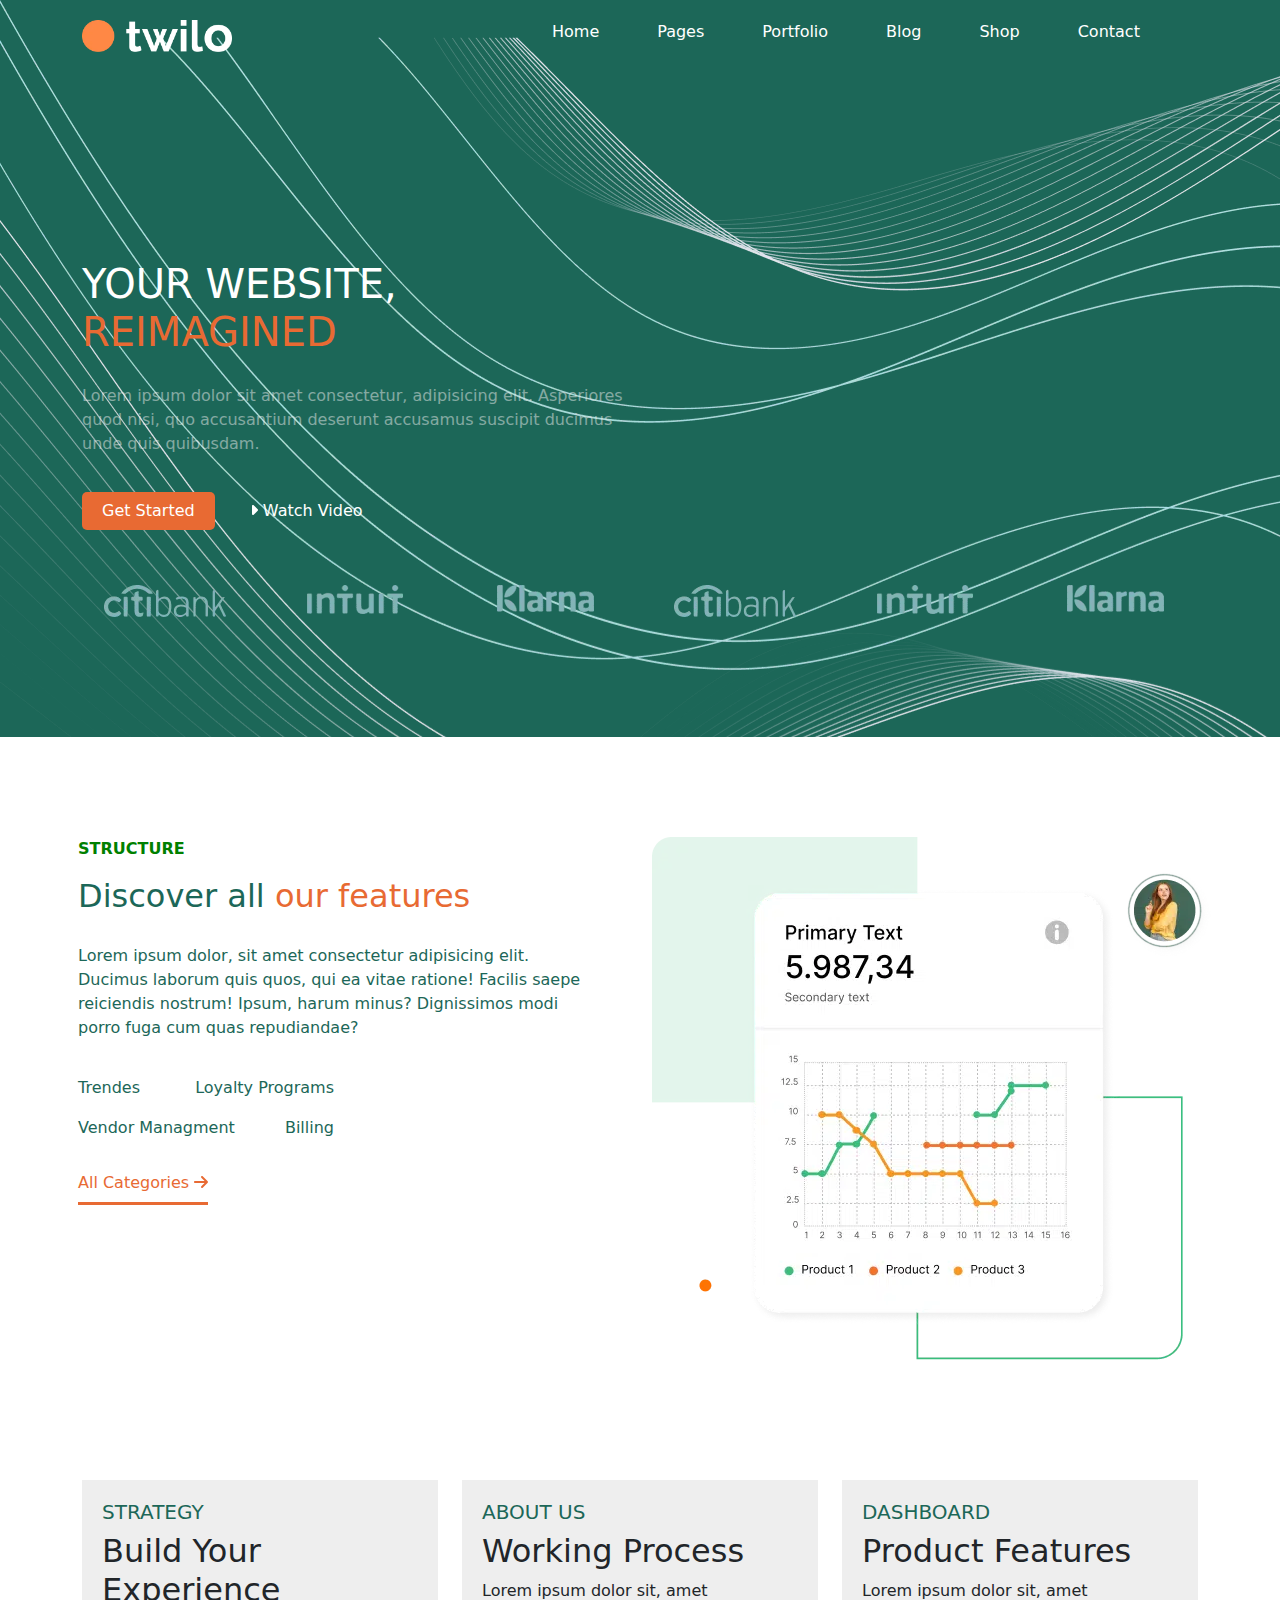
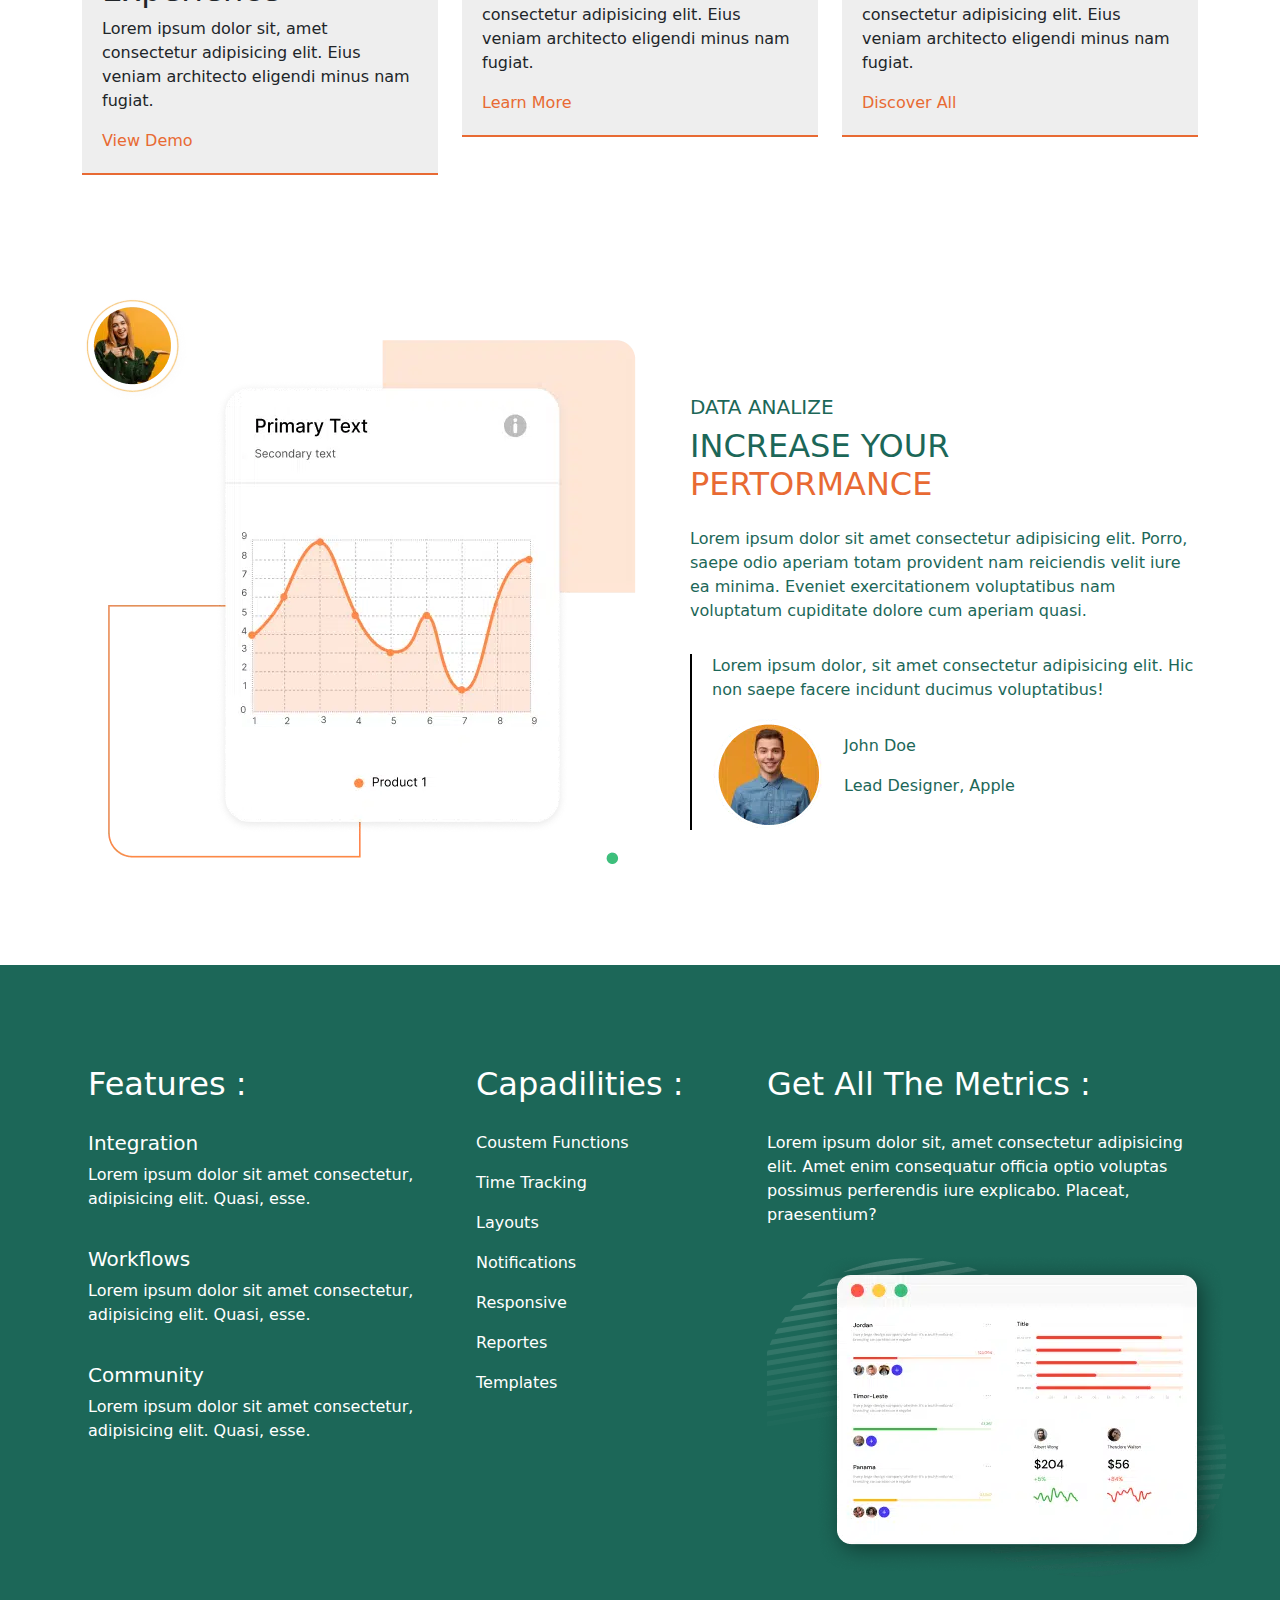
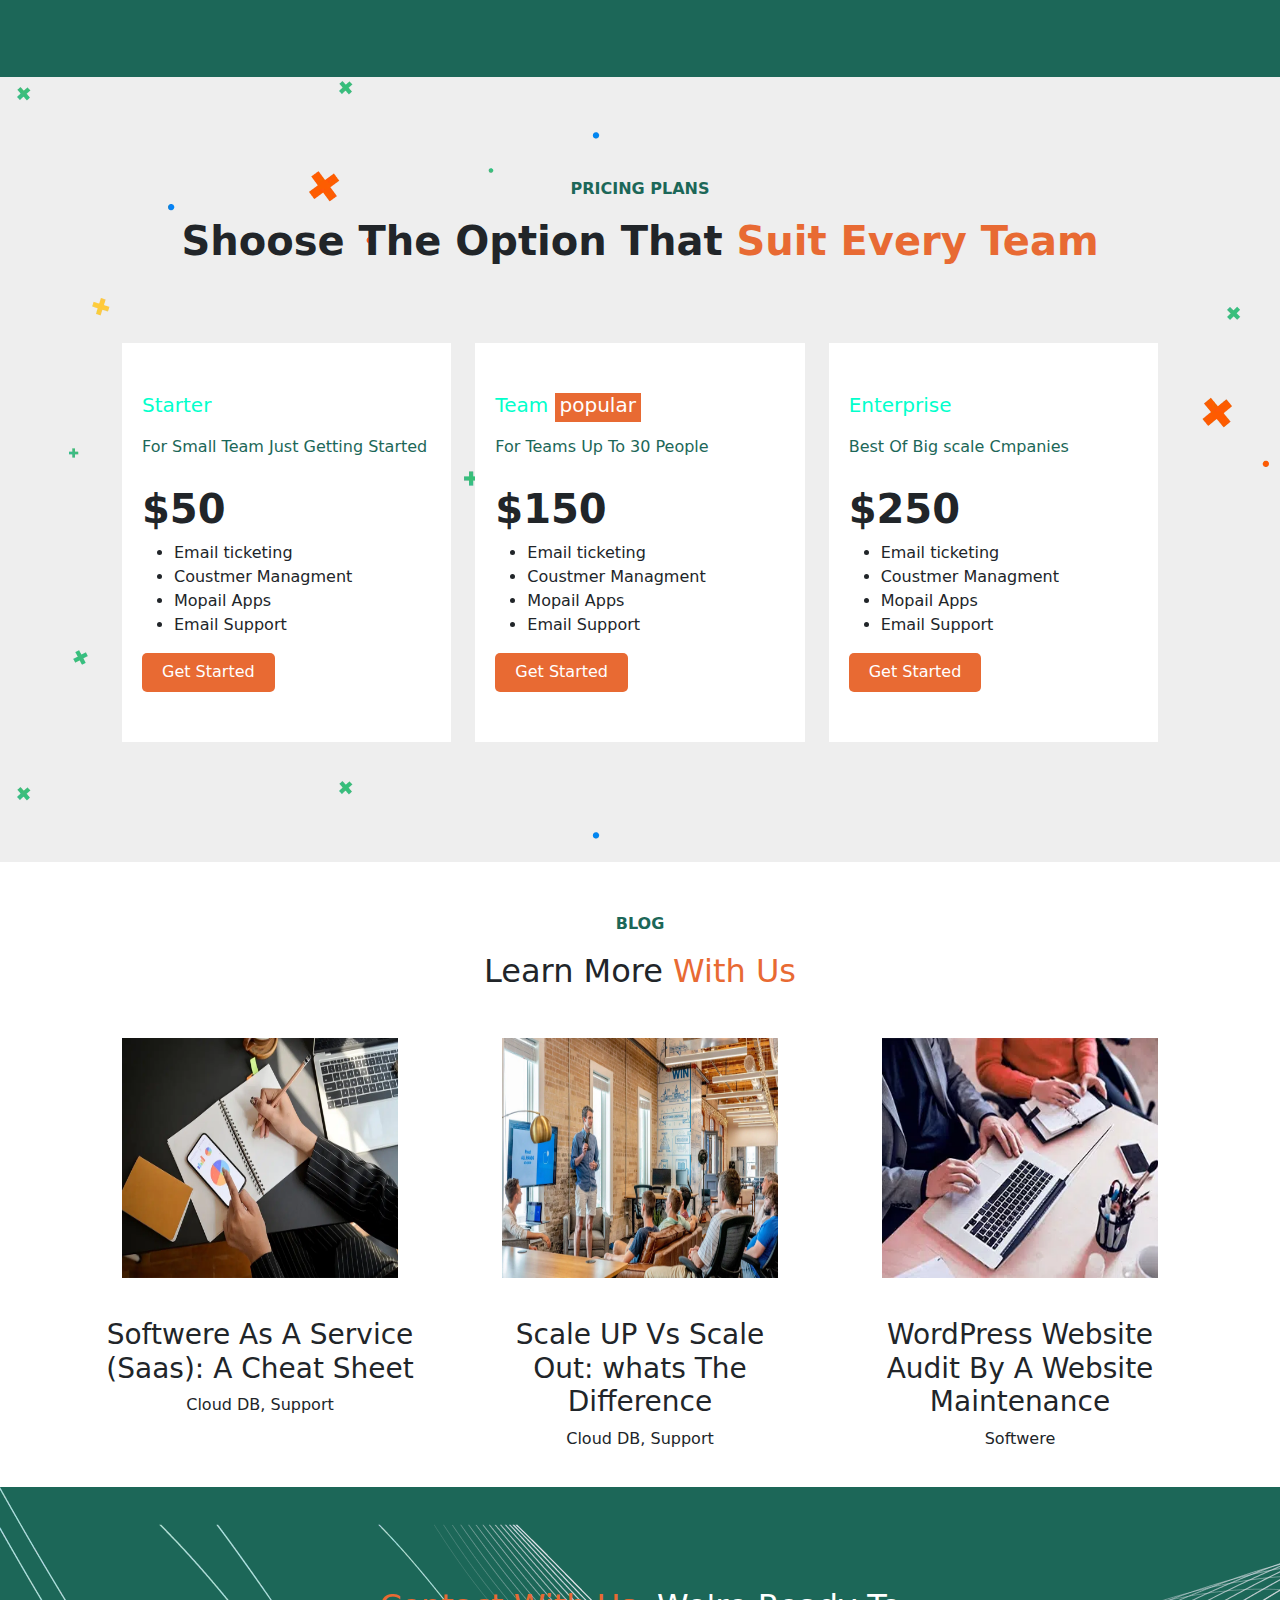
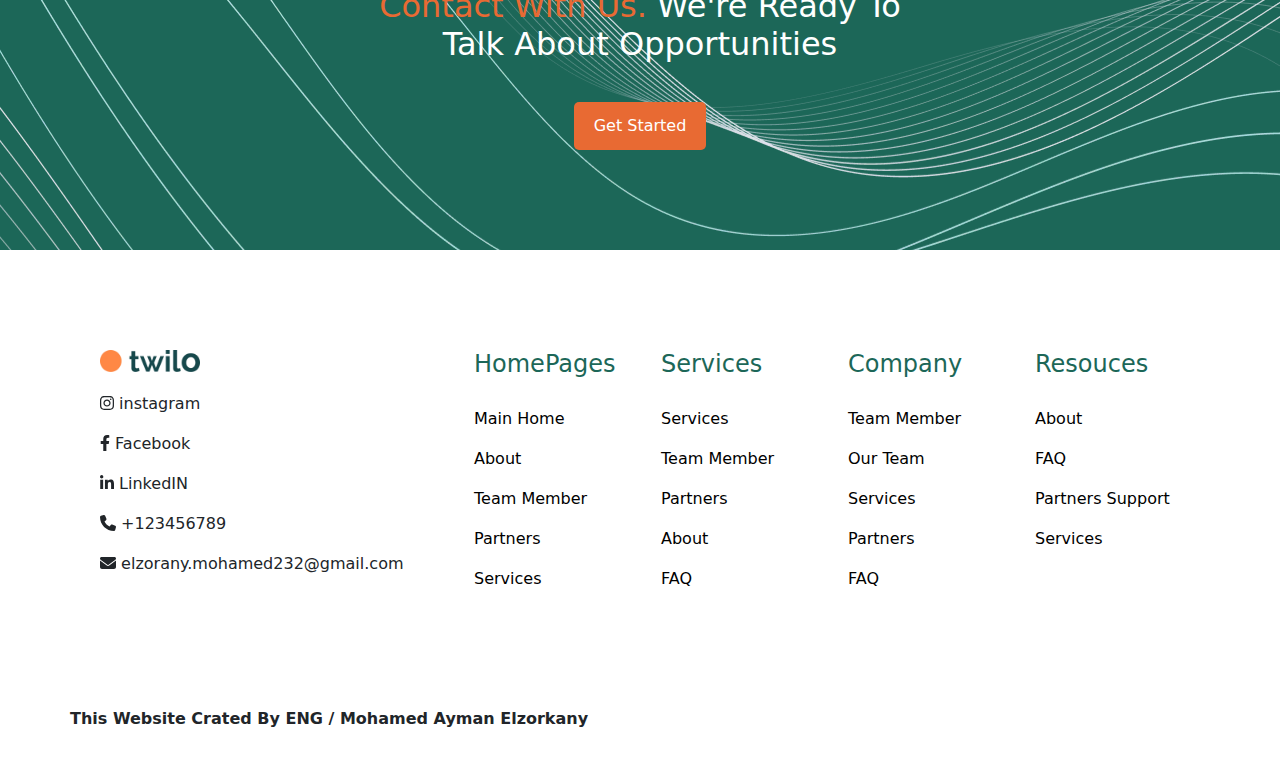
<file: index.html>
<!DOCTYPE html>
<html lang="en">
  <head>
    <meta charset="UTF-8" />
    <link rel="stylesheet" href="assets/css/bootstrap.min.css" />
    <link rel="stylesheet" href="assets/css/normalize.css" />
    <link rel="stylesheet" href="assets/css/normalize.css" />
    <link rel="stylesheet" href="assets/css/style.css" />
    <title>Master Template two</title>
  </head>
  <body>
    <div class="container-fluid heading">
      <div class="container content">
        <div class="row nav">
          <div class="logo col-4">
            <img src="assets/images/Group-52-1.webp" width="150PX" alt="logo" />
          </div>

          <div id="icon" class="icon col-2">
            <span></span>
            <span></span>
            <span></span>
          </div>

          <div class="links col-8">
            <ul id="list">
              <li><a href="index.html"> Home </a></li>
              <li><a href="team.html"> Pages </a></li>
              <li><a href="singil.html"> Portfolio </a></li>
              <li><a href="blog.html"> Blog </a></li>
              <li><a href="about.html"> Shop </a></li>
              <li><a href="contact.html"> Contact </a></li>
            </ul>
          </div>
        </div>
        <div class="row body">
          <div class="title col-12 col-lg-6">
            <h2>
              YOUR WEBSITE, <br />
              <span> REIMAGINED </span>
            </h2>
            <p>
              Lorem ipsum dolor sit amet consectetur, adipisicing elit.
              Asperiores quod nisi, quo accusantium deserunt accusamus suscipit
              ducimus unde quis quibusdam.
            </p>
            <div>
              <button>Get Started</button>
              <a href="#">
                <i class="fa-solid fa-caret-right"></i> Watch Video
              </a>
            </div>
          </div>
          <div class="img col-12 col-lg-6">
            <img src="assets/images/Group-2325-2.webp" alt="image" />
          </div>
        </div>
        <div class="row images">
          <div class="imagediv col-12 col-md-4 col-lg-2">
            <img src="assets/images/Mask-group.webp" alt="image" />
          </div>
          <div class="imagediv col-12 col-md-4 col-lg-2">
            <img src="assets/images/Mask-group-2-1.webp" alt="image" />
          </div>
          <div class="imagediv col-12 col-md-4 col-lg-2">
            <img src="assets/images/Mask-group-3-1.webp" alt="image" />
          </div>
          <div class="imagediv col-12 col-md-4 col-lg-2">
            <img src="assets/images/Mask-group.webp" alt="image" />
          </div>
          <div class="imagediv col-12 col-md-4 col-lg-2">
            <img src="assets/images/Mask-group-2-1.webp" alt="image" />
          </div>
          <div class="imagediv col-12 col-md-4 col-lg-2">
            <img src="assets/images/Mask-group-3-1.webp" alt="image" />
          </div>
        </div>
      </div>
    </div>

    <div class="container-fluid first-section">
      <div class="container content">
        <div class="row">
          <div class="title col-12 col-lg-6">
            <p class="span">STRUCTURE</p>
            <h2>Discover all <span> our features </span></h2>
            <p class="paragraph">
              Lorem ipsum dolor, sit amet consectetur adipisicing elit. Ducimus
              laborum quis quos, qui ea vitae ratione! Facilis saepe reiciendis
              nostrum! Ipsum, harum minus? Dignissimos modi porro fuga cum quas
              repudiandae?
            </p>
            <div class="display">
              <div>
                <p>Trendes</p>
                <p>Loyalty Programs</p>
              </div>
              <div>
                <p>Vendor Managment</p>
                <p>Billing</p>
              </div>
            </div>
            <a href="#">
              All Categories <i class="fa-solid fa-arrow-right"></i>
            </a>
          </div>
          <div class="image col-12 col-lg-6">
            <img src="assets/images/Group-2335.webp" alt="image" />
          </div>
        </div>
      </div>
    </div>

    <div class="container-fluid second-section">
      <div class="container content">
        <div class="row">
          <div class="parent col-12 col-lg-4">
            <div>
              <h5>STRATEGY</h5>
              <h2>Build Your Experience</h2>
              <p>
                Lorem ipsum dolor sit, amet consectetur adipisicing elit. Eius
                veniam architecto eligendi minus nam fugiat.
              </p>
              <a href="#"> View Demo </a>
            </div>
          </div>
          <div class="parent col-12 col-lg-4">
            <div>
              <h5>ABOUT US</h5>
              <h2>Working Process</h2>
              <p>
                Lorem ipsum dolor sit, amet consectetur adipisicing elit. Eius
                veniam architecto eligendi minus nam fugiat.
              </p>
              <a href="#"> Learn More </a>
            </div>
          </div>
          <div class="parent col-12 col-lg-4">
            <div>
              <h5>DASHBOARD</h5>
              <h2>Product Features</h2>
              <p>
                Lorem ipsum dolor sit, amet consectetur adipisicing elit. Eius
                veniam architecto eligendi minus nam fugiat.
              </p>
              <a href="#"> Discover All </a>
            </div>
          </div>
        </div>
      </div>
    </div>

    <div class="container-fluid third-section">
      <div class="container content">
        <div class="row">
          <div class="image col-12 col-lg-6">
            <img src="assets/images/Group-2334.webp" alt="image" />
          </div>
          <div class="title col-12 col-lg-6">
            <h5>DATA ANALIZE</h5>
            <h2>INCREASE YOUR <span> PERTORMANCE </span></h2>
            <p class="paragraph">
              Lorem ipsum dolor sit amet consectetur adipisicing elit. Porro,
              saepe odio aperiam totam provident nam reiciendis velit iure ea
              minima. Eveniet exercitationem voluptatibus nam voluptatum
              cupiditate dolore cum aperiam quasi.
            </p>
            <div class="parent-div">
              <p>
                Lorem ipsum dolor, sit amet consectetur adipisicing elit. Hic
                non saepe facere incidunt ducimus voluptatibus!
              </p>
              <div class="child-div">
                <img src="assets/images/Group-2339.webp" alt="image" />
                <div>
                  <p>John Doe</p>
                  <p>Lead Designer, Apple</p>
                </div>
              </div>
            </div>
          </div>
        </div>
      </div>
    </div>

    <div class="container-fluid forth-section">
      <div class="container content">
        <div class="row">
          <div class="first col-12 col-lg-4">
            <h2>Features :</h2>
            <div class="parent-div">
              <div class="child-div">
                <h5>Integration</h5>
                <p>
                  Lorem ipsum dolor sit amet consectetur, adipisicing elit.
                  Quasi, esse.
                </p>
              </div>
            </div>
            <div class="parent-div">
              <div class="child-div">
                <h5>Workflows</h5>
                <p>
                  Lorem ipsum dolor sit amet consectetur, adipisicing elit.
                  Quasi, esse.
                </p>
              </div>
            </div>
            <div class="parent-div">
              <div class="child-div">
                <h5>Community</h5>
                <p>
                  Lorem ipsum dolor sit amet consectetur, adipisicing elit.
                  Quasi, esse.
                </p>
              </div>
            </div>
          </div>
          <div class="second col-12 col-lg-3">
            <h2>Capadilities :</h2>
            <p>Coustem Functions</p>
            <p>Time Tracking</p>
            <p>Layouts</p>
            <p>Notifications</p>
            <p>Responsive</p>
            <p>Reportes</p>
            <p>Templates</p>
          </div>
          <div class="third col-12 col-lg-5">
            <h2>Get All The Metrics :</h2>
            <p>
              Lorem ipsum dolor sit, amet consectetur adipisicing elit. Amet
              enim consequatur officia optio voluptas possimus perferendis iure
              explicabo. Placeat, praesentium?
            </p>
            <img src="assets/images/Frame-2320.webp" alt="image" />
          </div>
        </div>
      </div>
    </div>

    <div class="container-fluid fifth-section">
      <div class="container content">
        <div class="row">
          <div class="first">
            <p>PRICING PLANS</p>
            <h2>Shoose The Option That <span> Suit Every Team </span></h2>
          </div>
        </div>
        <div class="row second">
          <div class="col-12 col-lg-4">
            <div class="parent">
              <h5>Starter</h5>
              <p>For Small Team Just Getting Started</p>
              <h2>$50</h2>
              <ul>
                <li>Email ticketing</li>
                <li>Coustmer Managment</li>
                <li>Mopail Apps</li>
                <li>Email Support</li>
              </ul>
              <button><a href="#"> Get Started </a></button>
            </div>
          </div>
          <div class="col-12 col-lg-4">
            <div class="parent">
              <h5>Team <span> popular </span></h5>
              <p>For Teams Up To 30 People</p>
              <h2>$150</h2>
              <ul>
                <li>Email ticketing</li>
                <li>Coustmer Managment</li>
                <li>Mopail Apps</li>
                <li>Email Support</li>
              </ul>
              <button><a href="#"> Get Started </a></button>
            </div>
          </div>
          <div class="col-12 col-lg-4">
            <div class="parent">
              <h5>Enterprise</h5>
              <p>Best Of Big scale Cmpanies</p>
              <h2>$250</h2>
              <ul>
                <li>Email ticketing</li>
                <li>Coustmer Managment</li>
                <li>Mopail Apps</li>
                <li>Email Support</li>
              </ul>
              <button><a href="#"> Get Started </a></button>
            </div>
          </div>
        </div>
      </div>
    </div>

    <div class="container-fluid sixth-section">
      <div class="container">
        <div class="row">
          <div class="first col-12">
            <p>BLOG</p>
            <h2>Learn More <span> With Us </span></h2>
          </div>
        </div>
        <div class="row second">
          <div class="parent col-12 col-lg-4">
            <div>
              <div class="image">
                <img
                  src="assets/images/person-writing-on-white-paper-3815585.webp"
                  alt="image"
                />
              </div>
              <h3>Softwere As A Service (Saas): A Cheat Sheet</h3>
              <p>Cloud DB, Support</p>
            </div>
          </div>
          <div class="parent col-12 col-lg-4">
            <div>
              <div class="image">
                <img
                  src="assets/images/austin-distel-rxpThOwuVgE-unsplash-1-scaled.webp"
                  alt="image"
                />
              </div>
              <h3>Scale UP Vs Scale Out: whats The Difference</h3>
              <p>Cloud DB, Support</p>
            </div>
          </div>
          <div class="parent col-12 col-lg-4">
            <div>
              <div class="image">
                <img
                  src="assets/images/shutterstock_1025348617_copy.webp"
                  alt="image"
                />
              </div>
              <h3>WordPress Website Audit By A Website Maintenance</h3>
              <p>Softwere</p>
            </div>
          </div>
        </div>
      </div>
    </div>

    <div class="container-fluid seventh-section">
      <div class="container">
        <div class="row">
          <div class="title">
            <h2>
              <span> Contact With Us. </span> We're Ready To <br />
              Talk About Opportunities
            </h2>
            <button><a href="#"> Get Started </a></button>
          </div>
        </div>
      </div>
    </div>

    <div class="container-fluid footer">
      <div class="container">
        <div class="row">
          <div class="col-12 col-md-6 col-lg-4">
            <img src="assets/images/Group-113258899.webp" alt="logo" />
            <p><i class="fa-brands fa-instagram"></i> instagram</p>
            <p><i class="fa-brands fa-facebook-f"></i> Facebook</p>
            <p><i class="fa-brands fa-linkedin-in"></i> LinkedIN</p>
            <p><i class="fa-solid fa-phone"></i> +123456789</p>
            <p class="wrap">
              <i class="fa-solid fa-envelope"></i>
              <span>elzorany.mohamed232@gmail.com</span>
            </p>
          </div>
          <div class="col-12 col-md-6 col-lg-2">
            <h4>HomePages</h4>
            <p><a href="#"> Main Home </a></p>
            <p><a href="#"> About </a></p>
            <p><a href="#"> Team Member </a></p>
            <p><a href="#"> Partners </a></p>
            <p><a href="#"> Services </a></p>
          </div>
          <div class="col-12 col-md-6 col-lg-2">
            <h4>Services</h4>
            <p><a href="#"> Services </a></p>
            <p><a href="#"> Team Member </a></p>
            <p><a href="#"> Partners </a></p>
            <p><a href="#"> About </a></p>
            <p><a href="#"> FAQ </a></p>
          </div>
          <div class="col-12 col-md-6 col-lg-2">
            <h4>Company</h4>
            <p><a href="#"> Team Member </a></p>
            <p><a href="#"> Our Team </a></p>
            <p><a href="#"> Services </a></p>
            <p><a href="#"> Partners </a></p>
            <p><a href="#"> FAQ </a></p>
          </div>
          <div class="col-12 col-md-6 col-lg-2">
            <h4>Resouces</h4>
            <p><a href="#"> About </a></p>
            <p><a href="#"> FAQ </a></p>
            <p><a href="#"> Partners Support </a></p>
            <p><a href="#"> Services </a></p>
          </div>
        </div>
      </div>
    </div>

    <div class="container-fluid my-name">
      <div class="container">
        <div class="row">
          <div id="name">This Website Crated By ENG / {{name}}</div>
        </div>
      </div>
    </div>

    <script src="assets/js/bootstrap.bundle.min.js"></script>
    <script src="assets/js/all.min.js"></script>
    <script src="assets/js/vue.js"></script>
    <script src="assets/js/script.js"></script>
    <script>
      var vm = new Vue({
        el: "#name",
        data: {
          name: "Mohamed Ayman Elzorkany",
        },
      });
    </script>
  </body>
</html>
</file>
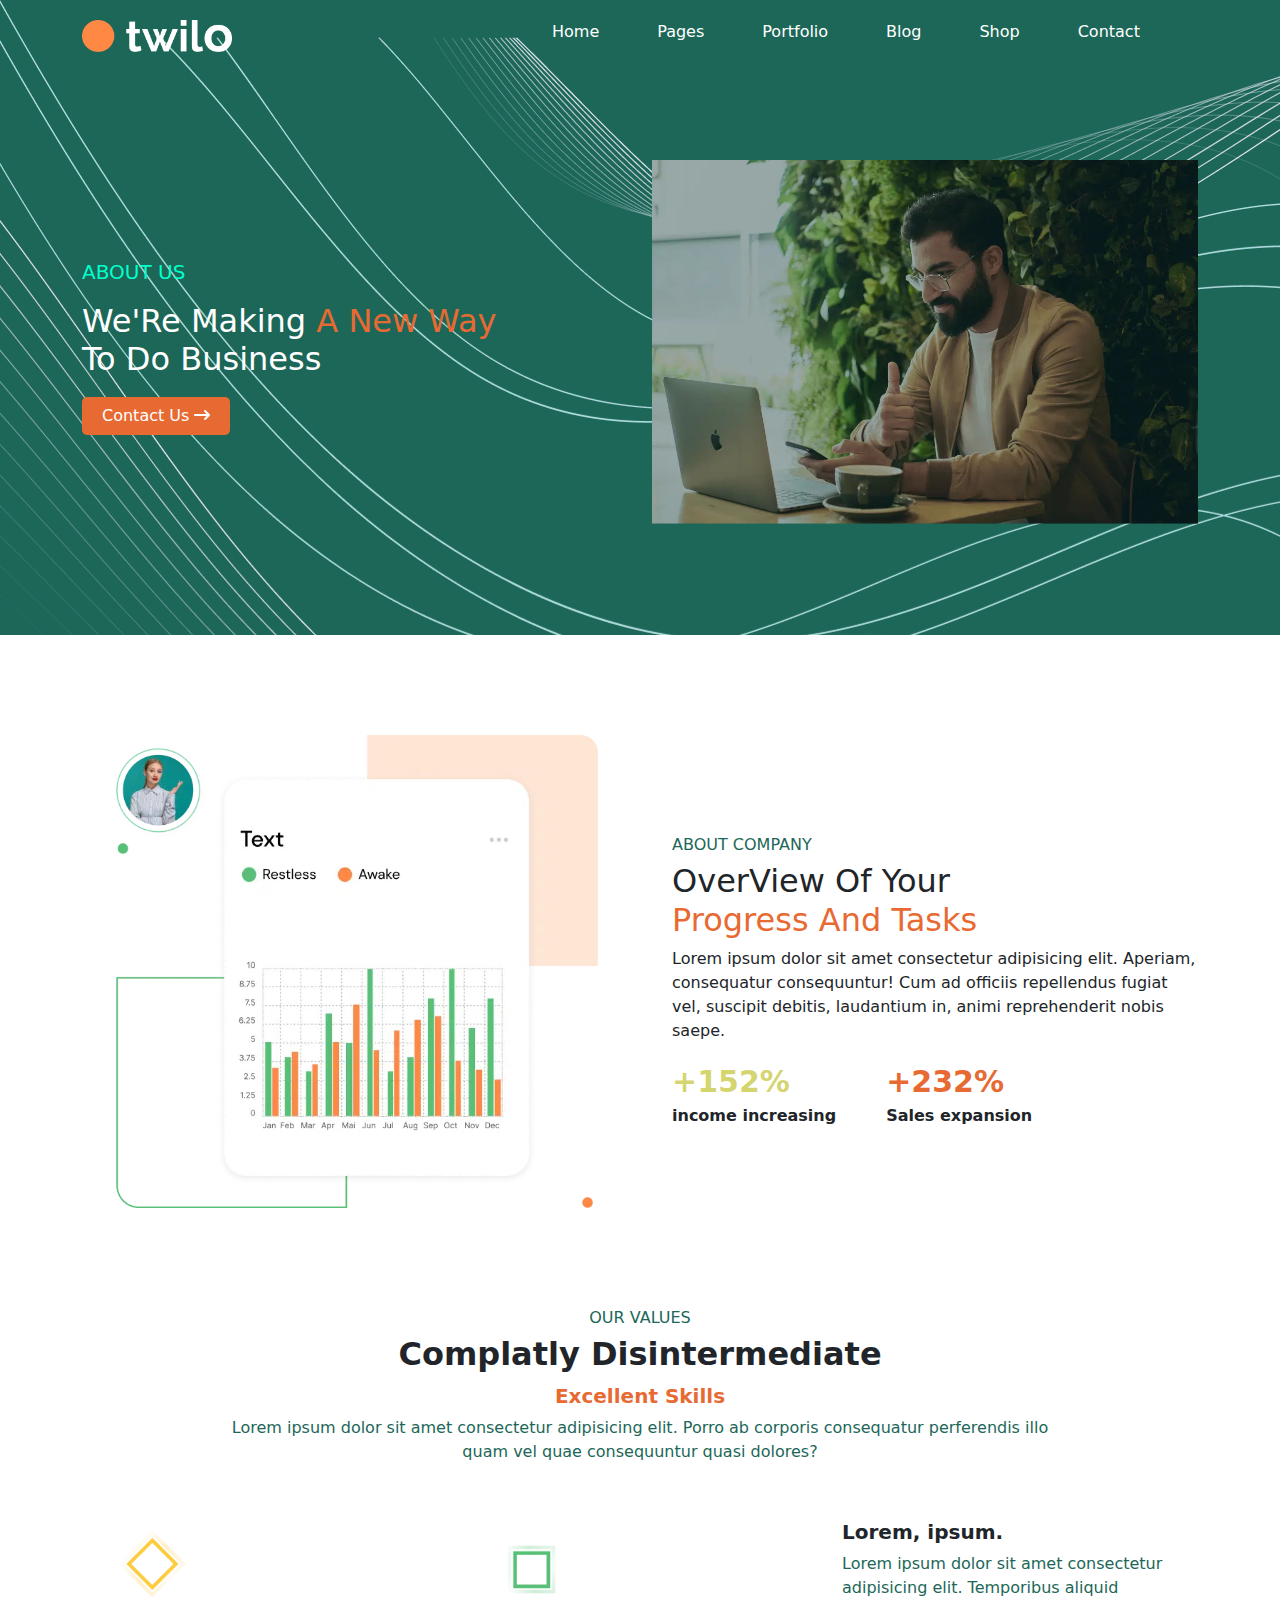
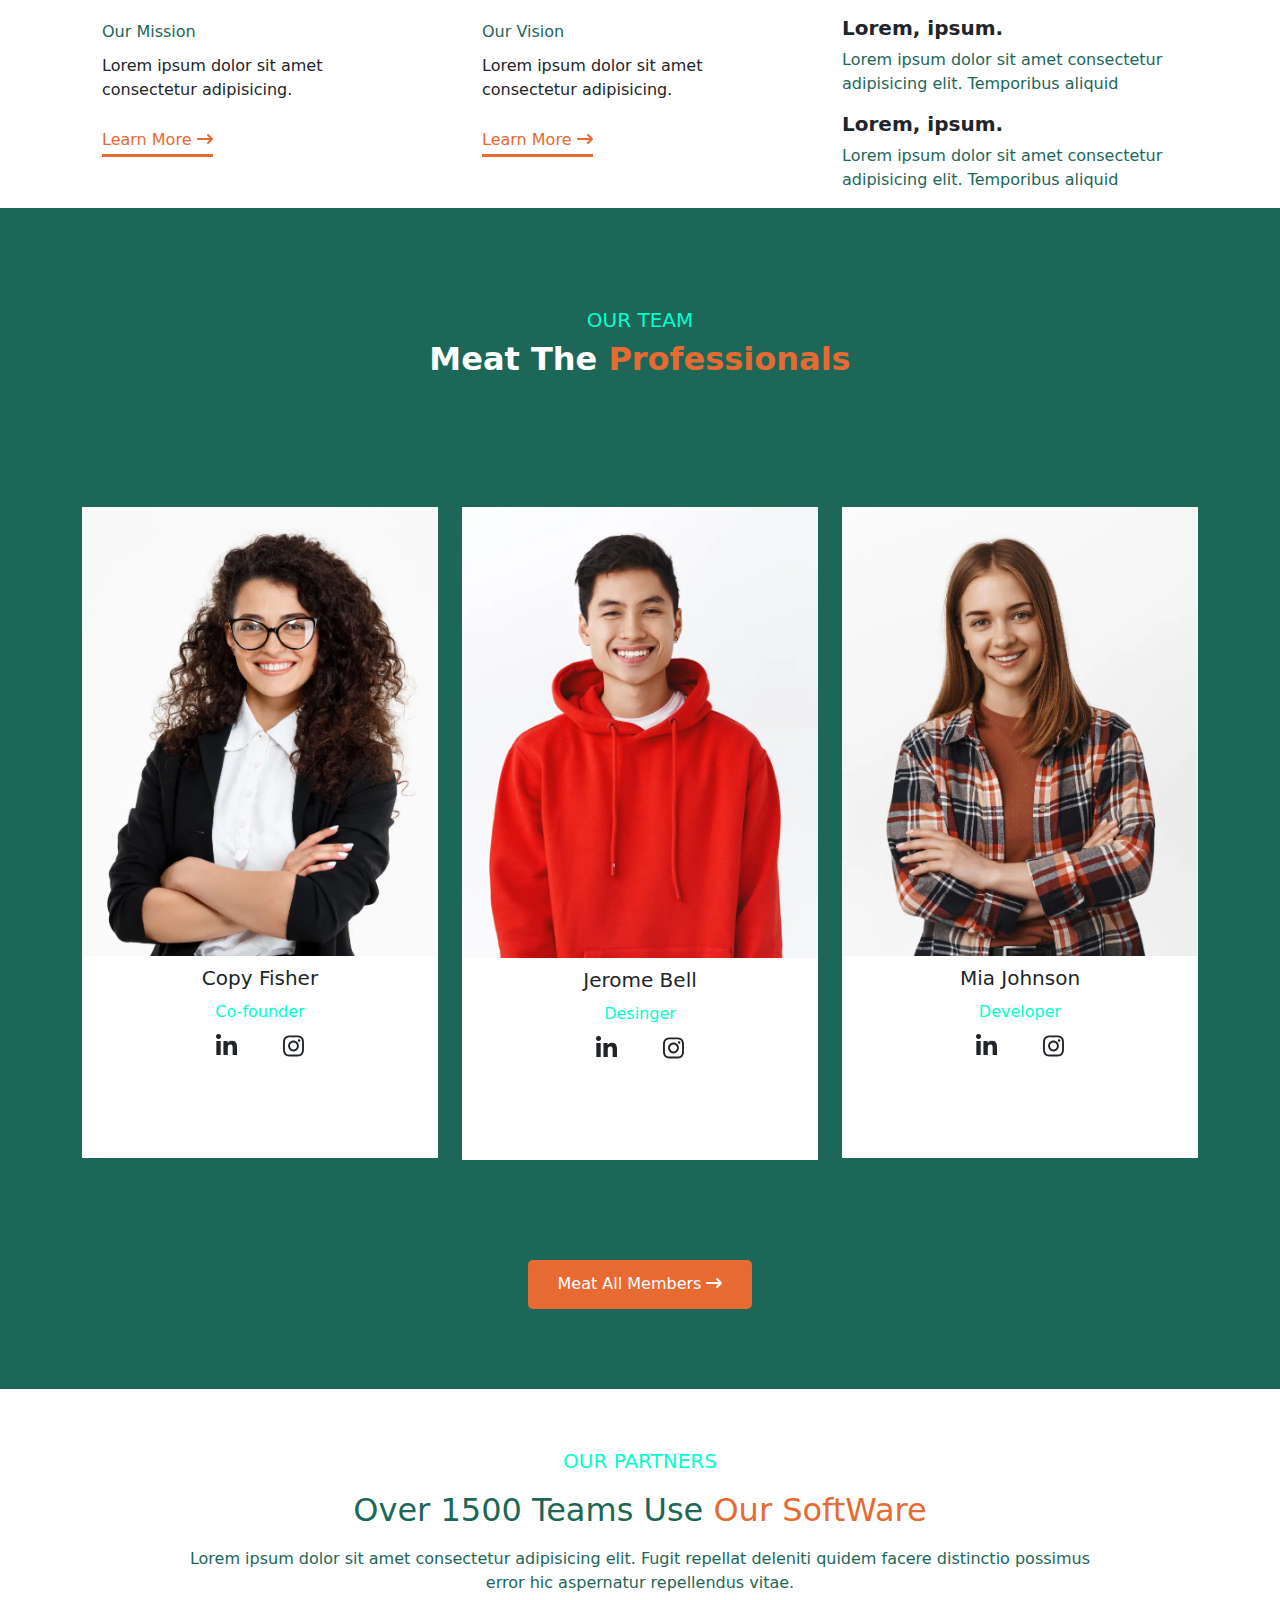
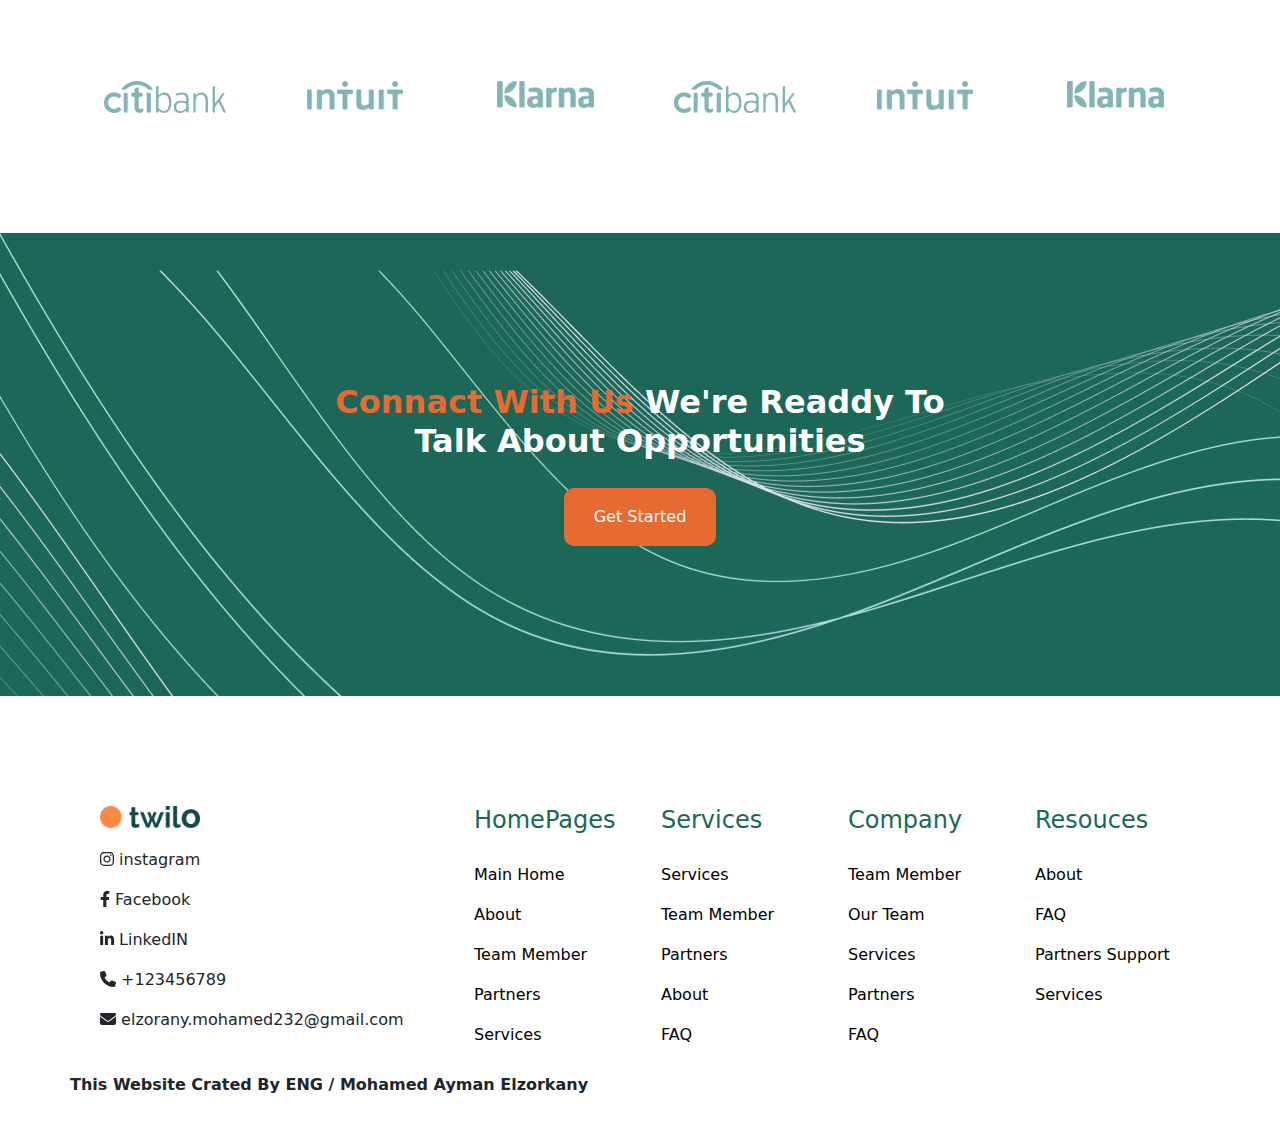
<file: about.html>
<!DOCTYPE html>
<html lang="en">

<head>
    <meta charset="UTF-8">
    <link rel="stylesheet" href="assets/css/bootstrap.min.css">
    <link rel="stylesheet" href="assets/css/normalize.css">
    <link rel="stylesheet" href="assets/css/normalize.css">
    <link rel="stylesheet" href="assets/css/about.css">
    <title> Master Template two </title>
</head>

<body>

    <div class="container-fluid heading">
        <div class="container content">
            <div class="row nav">
                <div class="logo col-4">
                    <img src="assets/images/Group-52-1.webp" width="150PX" alt="logo" />
                </div>

                <div id="icon" class="icon col-2">
                    <span></span>
                    <span></span>
                    <span></span>
                </div>

                <div class="links col-8">
                    <ul id="list">
                        <li><a href="index.html"> Home </a></li>
                        <li><a href="team.html"> Pages </a></li>
                        <li><a href="singil.html"> Portfolio </a></li>
                        <li><a href="blog.html"> Blog </a></li>
                        <li><a href="about.html"> Shop </a></li>
                        <li><a href="contact.html"> Contact </a></li>
                    </ul>
                </div>
            </div>
            <div class="row body">
                <div class="col-12 col-lg-6">
                    <div class="title">
                        <h5> ABOUT US </h5>
                        <h2> We'Re Making <span> A New Way </span> <br> To Do Business </h2>
                        <button> Contact Us <i class="fa-solid fa-arrow-right-long"></i> </button>
                    </div>
                </div>
                <div class="col-12 col-lg-6">
                    <div class="image">
                        <img src="assets/images/marvin-meyer-SYTO3xs06fU-unsplash-scaled-3-1.webp" alt="image">
                    </div>
                </div>
            </div>
        </div>
    </div>

    <div class="container-fluid first-section">
        <div class="container content">
            <div class="row">
                <div class="col-12 col-lg-6">
                    <div class="image">
                        <img src="assets/images/Group-2340-1.webp" alt="image">
                    </div>
                </div>
                <div class="col-12 col-lg-6">
                    <div class="title">
                        <h6> ABOUT COMPANY </h6>
                        <h2> OverView Of Your <br> <span> Progress And Tasks </span> </h2>
                        <p> Lorem ipsum dolor sit amet consectetur adipisicing elit. Aperiam, consequatur consequuntur!
                            Cum ad officiis repellendus fugiat vel, suscipit debitis, laudantium in, animi reprehenderit
                            nobis saepe. </p>
                        <div class="parent-div">
                            <div class="one">
                                <span> +152%</span>
                                <p> income increasing </p>
                            </div>
                            <div class="two">
                                <span> +232% </span>
                                <p> Sales expansion </p>
                            </div>
                        </div>
                    </div>
                </div>
            </div>
        </div>
    </div>

    <div class="container-fluid second-section">
        <div class="container content">
            <div class="row">
                <div class="title col-12">
                    <h6> OUR VALUES </h6>
                    <h2> Complatly Disintermediate </h2>
                    <span> Excellent Skills </span>
                    <p> Lorem ipsum dolor sit amet consectetur adipisicing elit. Porro ab corporis consequatur
                        perferendis illo <br> quam vel quae consequuntur quasi dolores? </p>
                </div>
            </div>
            <div class="row">
                <div class="col-12 col-lg-4">
                    <div class="first">
                        <img src="assets/images/icon-7-1.webp" alt="icon">
                        <span> Our Mission </span>
                        <p> Lorem ipsum dolor sit amet consectetur adipisicing. </p>
                        <a href="#"> Learn More <i class="fa-solid fa-arrow-right-long"></i> </a>
                    </div>
                </div>
                <div class="col-12 col-lg-4">
                    <div class="second">
                        <img src="assets/images/icon-6-3.webp" alt="icon">
                        <span> Our Vision </span>
                        <p> Lorem ipsum dolor sit amet consectetur adipisicing. </p>
                        <a href="#"> Learn More <i class="fa-solid fa-arrow-right-long"></i> </a>
                    </div>
                </div>
                <div class="col-12 col-lg-4">
                    <div class="third">
                        <div class="child">
                            <h5> Lorem, ipsum. </h3>
                                <p> Lorem ipsum dolor sit amet consectetur adipisicing elit. Temporibus aliquid </p>
                        </div>
                        <div class="child">
                            <h5> Lorem, ipsum. </h3>
                                <p> Lorem ipsum dolor sit amet consectetur adipisicing elit. Temporibus aliquid </p>
                        </div>
                        <div class="child">
                            <h5> Lorem, ipsum. </h3>
                                <p> Lorem ipsum dolor sit amet consectetur adipisicing elit. Temporibus aliquid </p>
                        </div>
                    </div>
                </div>
            </div>
        </div>
    </div>

    <div class="container-fluid third-section">
        <div class="container content">
            <div class="row">
                <div class="title">
                    <h5> OUR TEAM </h5>
                    <h2> Meat The <span> Professionals </span></h2>
                </div>
            </div>
            <div class="row">
                <div class="col-12 col-lg-4">
                    <div class="body">
                        <img src="assets/images/cheerful-curly-business-girl-wearing-glasses-1.webp" alt="image">
                        <h5> Copy Fisher </h5>
                        <span> Co-founder </span>
                        <div class="icons">
                            <i class="fa-brands fa-linkedin-in fa-xl"></i>
                            <i class="fa-brands fa-instagram fa-xl"></i>
                        </div>
                    </div>
                </div>
                <div class="col-12 col-lg-4">
                    <div class="body">
                        <img src="assets/images/portrait-happy-smiling-asian-hipster-man-young-guy-red-hoodie-smiling-cheerful-looking-camera-enthusiastic-express-positive-mood-being-delighted-satisfied-white-wall-1.webp"
                            alt="image">
                        <h5> Jerome Bell </h5>
                        <span> Desinger </span>
                        <div class="icons">
                            <i class="fa-brands fa-linkedin-in fa-xl"></i>
                            <i class="fa-brands fa-instagram fa-xl"></i>
                        </div>
                    </div>
                </div>
                <div class="col-12 col-lg-4">
                    <div class="body">
                        <img src="assets/images/young-blond-wonan-plaid-shirt-cross-arms-chest-smiling-with-confidence-standing-white-background-1.webp"
                            alt="image">
                        <h5> Mia Johnson </h5>
                        <span> Developer </span>
                        <div class="icons">
                            <i class="fa-brands fa-linkedin-in fa-xl"></i>
                            <i class="fa-brands fa-instagram fa-xl"></i>
                        </div>
                    </div>
                </div>
            </div>
            <div class="row">
                <div class="button">
                    <button> Meat All Members <i class="fa-solid fa-arrow-right-long"></i> </button>
                </div>
            </div>
        </div>
    </div>

    <div class="container-fluid fourth-section">
        <div class="container content">
            <div class="row">
                <div class="col-12 title">
                    <h5> OUR PARTNERS </h5>
                    <h2> Over 1500 Teams Use <span> Our SoftWare </span> </h2>
                    <p> Lorem ipsum dolor sit amet consectetur adipisicing elit. Fugit repellat deleniti quidem facere
                        distinctio possimus error hic aspernatur repellendus vitae. </p>
                </div>
            </div>
            <div class="row images">
                <div class="imagediv col-12 col-md-4 col-lg-2"><img src="assets/images/Mask-group.webp" alt="image">
                </div>
                <div class="imagediv col-12 col-md-4 col-lg-2"><img src="assets/images/Mask-group-2-1.webp" alt="image">
                </div>
                <div class="imagediv col-12 col-md-4 col-lg-2"><img src="assets/images/Mask-group-3-1.webp" alt="image">
                </div>
                <div class="imagediv col-12 col-md-4 col-lg-2"><img src="assets/images/Mask-group.webp" alt="image">
                </div>
                <div class="imagediv col-12 col-md-4 col-lg-2"><img src="assets/images/Mask-group-2-1.webp" alt="image">
                </div>
                <div class="imagediv col-12 col-md-4 col-lg-2"><img src="assets/images/Mask-group-3-1.webp" alt="image">
                </div>
            </div>
        </div>
    </div>

    <div class="container-fluid fifth-section">
        <div class="container content">
            <div class="row">
                <div class="col-12 title">
                    <h2> <span> Connact With Us </span> We're Readdy To <br> Talk About Opportunities </h2>
                    <button> Get Started </button>
                </div>
            </div>
        </div>
    </div>

    <div class="container-fluid footer">
        <div class="container">
            <div class="row">
                <div class="col-12 col-md-6 col-lg-4">
                    <img src="assets/images/Group-113258899.webp" alt="logo">
                    <p> <i class="fa-brands fa-instagram"></i> instagram </p>
                    <p> <i class="fa-brands fa-facebook-f"></i> Facebook </p>
                    <p> <i class="fa-brands fa-linkedin-in"></i> LinkedIN </p>
                    <p> <i class="fa-solid fa-phone"></i> +123456789 </p>
                    <p class="wrap"> <i class="fa-solid fa-envelope"></i> elzorany.mohamed232@gmail.com </p>
                </div>
                <div class="col-12 col-md-6 col-lg-2">
                    <h4> HomePages </h4>
                    <p><a href="#"> Main Home </a></p>
                    <p><a href="#"> About </a></p>
                    <p><a href="#"> Team Member </a></p>
                    <p><a href="#"> Partners </a></p>
                    <p><a href="#"> Services </a></p>
                </div>
                <div class="col-12 col-md-6 col-lg-2">
                    <h4> Services </h4>
                    <p><a href="#"> Services </a></p>
                    <p><a href="#"> Team Member </a></p>
                    <p><a href="#"> Partners </a></p>
                    <p><a href="#"> About </a></p>
                    <p><a href="#"> FAQ </a></p>
                </div>
                <div class="col-12 col-md-6 col-lg-2">
                    <h4> Company </h4>
                    <p><a href="#"> Team Member </a></p>
                    <p><a href="#"> Our Team </a></p>
                    <p><a href="#"> Services </a></p>
                    <p><a href="#"> Partners </a></p>
                    <p><a href="#"> FAQ </a></p>
                </div>
                <div class="col-12 col-md-6 col-lg-2">
                    <h4> Resouces </h4>
                    <p><a href="#"> About </a></p>
                    <p><a href="#"> FAQ </a></p>
                    <p><a href="#"> Partners Support </a></p>
                    <p><a href="#"> Services </a></p>
                </div>
            </div>
        </div>
    </div>

    <div class="container-fluid my-name">
        <div class="container">
            <div class="row">
                <div id="name"> This Website Crated By ENG / {{name}} </div>
            </div>
        </div>
    </div>

    <script src="assets/js/bootstrap.bundle.min.js"></script>
    <script src="assets/js/all.min.js"></script>
    <script src="assets/js/vue.js"></script>
    <script src="assets/js/script.js"></script>
    <script>
        var vm = new Vue({
            el: "#name",
            data: {
                name: "Mohamed Ayman Elzorkany"
            }
        })
    </script>
</body>

</html>
</file>
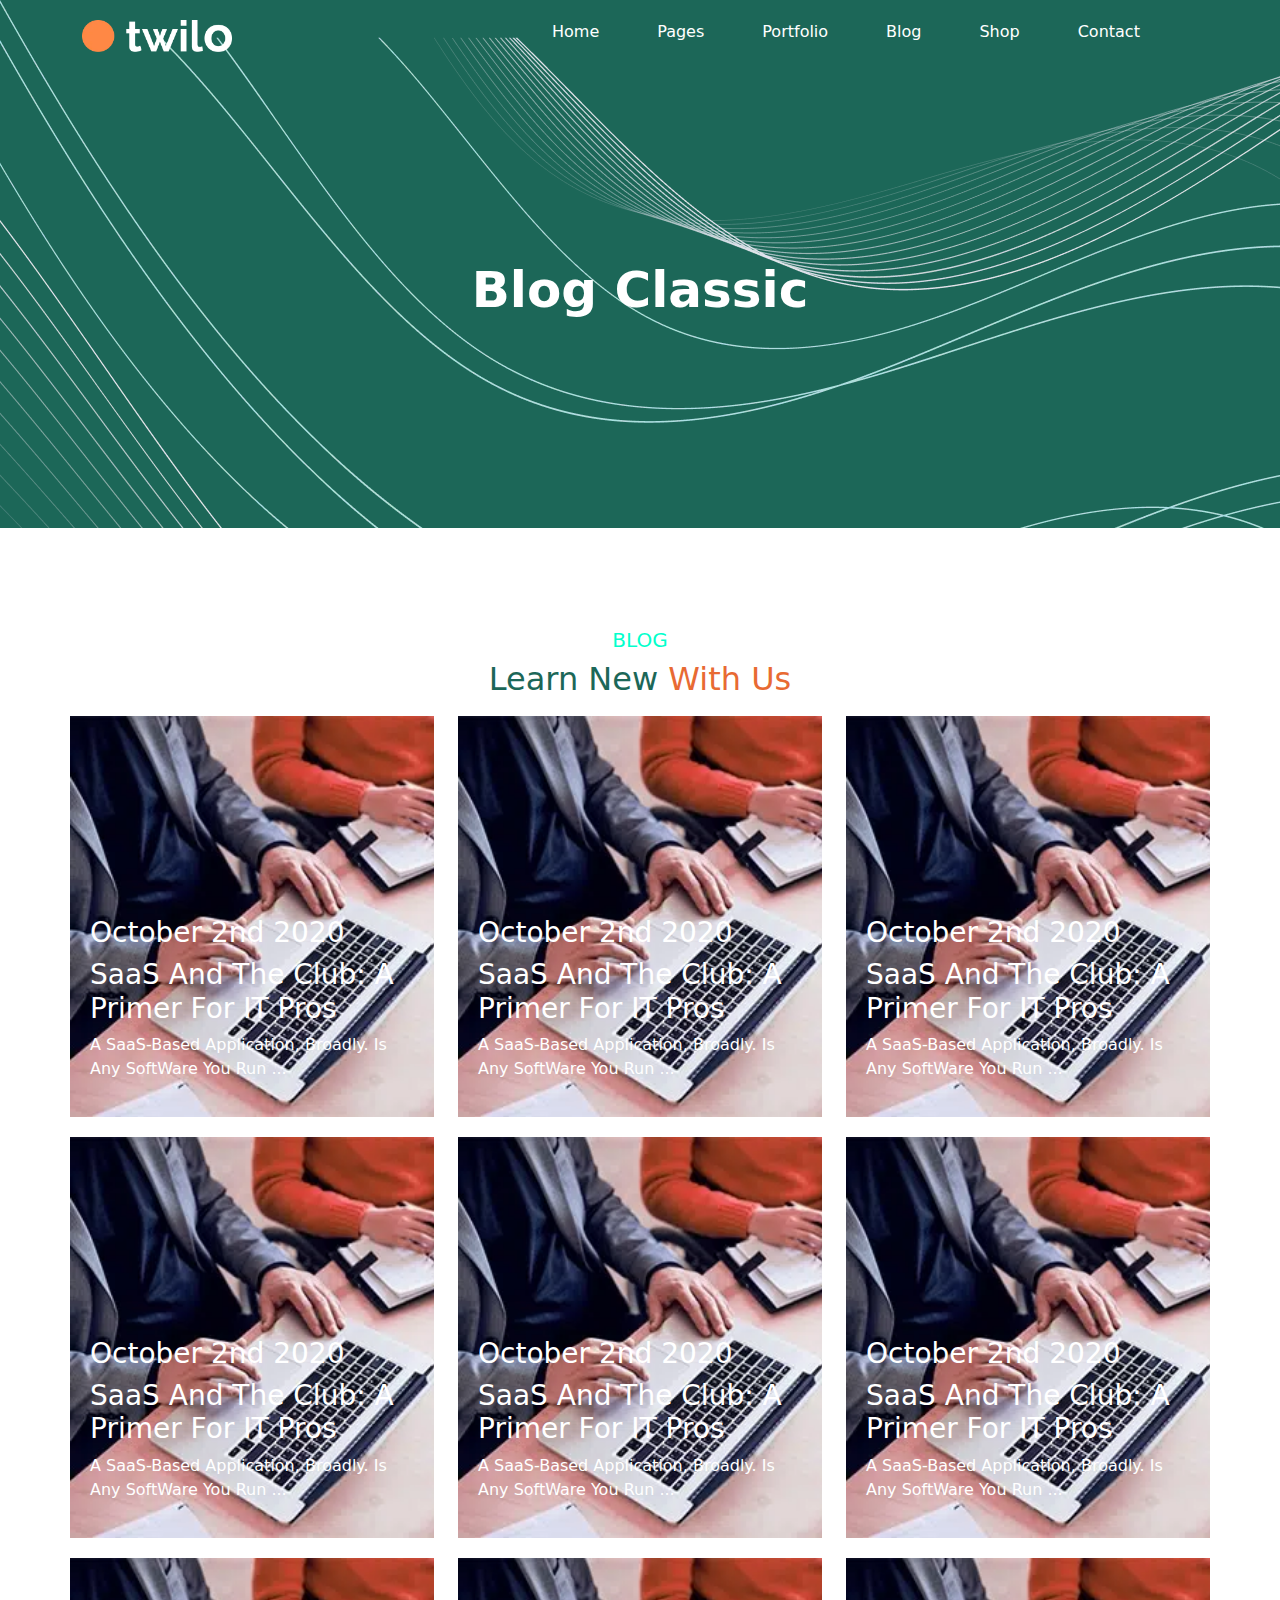
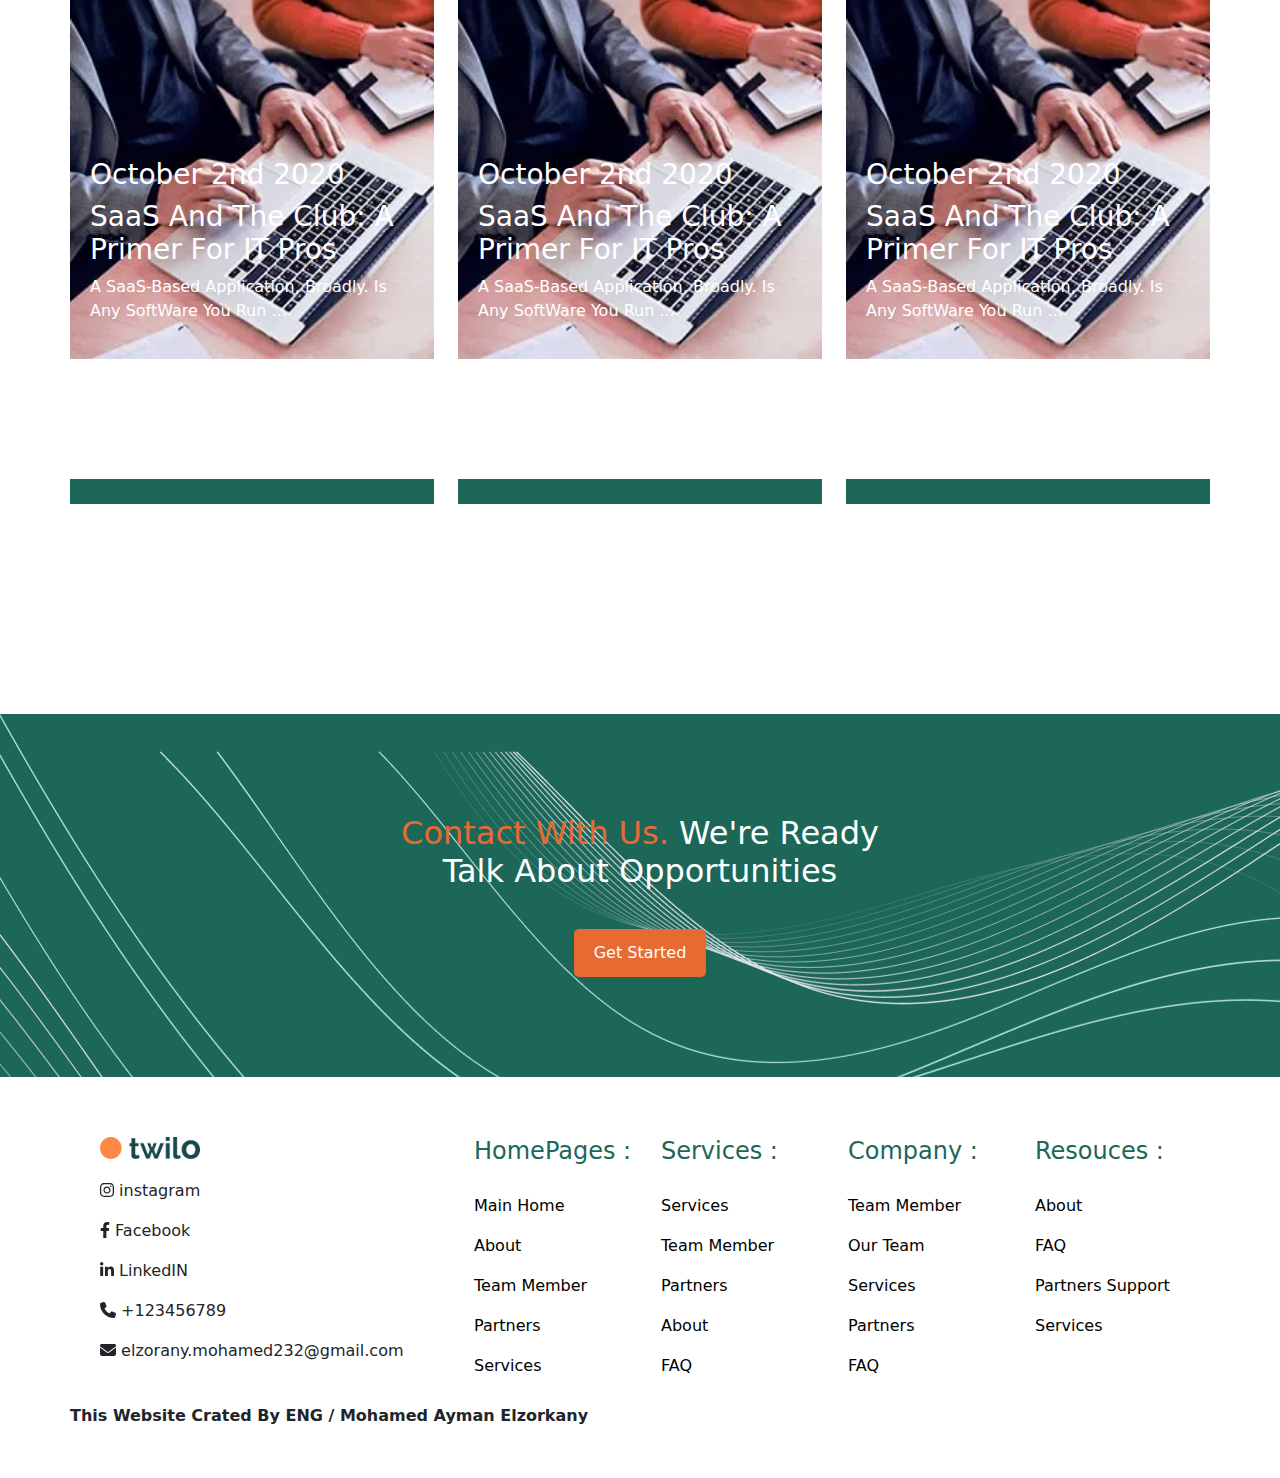
<file: blog.html>
<!DOCTYPE html>
<html lang="en">
<head>
    <meta charset="UTF-8">
    <link rel="stylesheet" href="assets/css/bootstrap.min.css">
    <link rel="stylesheet" href="assets/css/normalize.css">
    <link rel="stylesheet" href="assets/css/normalize.css">
    <link rel="stylesheet" href="assets/css/blog.css">
    <title> Master Template two </title>
</head>
<body>

    <div class="container-fluid heading">
        <div class="container content">
        <div class="row nav">
          <div class="logo col-4">
            <img src="assets/images/Group-52-1.webp" width="150PX" alt="logo" />
          </div>

          <div id="icon" class="icon col-2">
            <span></span>
            <span></span>
            <span></span>
          </div>

          <div class="links col-8">
            <ul id="list">
              <li><a href="index.html"> Home </a></li>
              <li><a href="team.html"> Pages </a></li>
              <li><a href="singil.html"> Portfolio </a></li>
              <li><a href="blog.html"> Blog </a></li>
              <li><a href="about.html"> Shop </a></li>
              <li><a href="contact.html"> Contact </a></li>
            </ul>
          </div>
        </div>
            <div class="row body">
                <div>
                    <h2> Blog Classic </h2>
                </div>
            </div>
        </div>
    </div>
    
    <div class="container-fluid first-section">
        <div class="container content">
            <div class="row">
                <div class="col-12 title">
                    <h5> BLOG </h5>
                    <h2> Learn New <span> With Us </span> </h2>
                </div>
            </div>
            <div class="row">
                <div class="col-12 col-lg-4">
                    <div class="body">
                        <div>
                            <h3> October 2nd 2020 </h3>
                            <h3> SaaS And The Club: A Primer For IT Pros </h3>
                            <p> A SaaS-Based Application, Broadly. Is Any SoftWare You Run ... </p>
                        </div>
                    </div>
                </div>
                <div class="col-12 col-lg-4">
                    <div class="body">
                        <div>
                            <h3> October 2nd 2020 </h3>
                            <h3> SaaS And The Club: A Primer For IT Pros </h3>
                            <p> A SaaS-Based Application, Broadly. Is Any SoftWare You Run ... </p>
                        </div>
                    </div>
                </div>
                <div class="col-12 col-lg-4">
                    <div class="body">
                        <div>
                            <h3> October 2nd 2020 </h3>
                            <h3> SaaS And The Club: A Primer For IT Pros </h3>
                            <p> A SaaS-Based Application, Broadly. Is Any SoftWare You Run ... </p>
                        </div>
                    </div>
                </div>
                <div class="col-12 col-lg-4">
                    <div class="body">
                        <div>
                            <h3> October 2nd 2020 </h3>
                            <h3> SaaS And The Club: A Primer For IT Pros </h3>
                            <p> A SaaS-Based Application, Broadly. Is Any SoftWare You Run ... </p>
                        </div>
                    </div>
                </div>
                <div class="col-12 col-lg-4">
                    <div class="body">
                        <div>
                            <h3> October 2nd 2020 </h3>
                            <h3> SaaS And The Club: A Primer For IT Pros </h3>
                            <p> A SaaS-Based Application, Broadly. Is Any SoftWare You Run ... </p>
                        </div>
                    </div>
                </div>
                <div class="col-12 col-lg-4">
                    <div class="body">
                        <div>
                            <h3> October 2nd 2020 </h3>
                            <h3> SaaS And The Club: A Primer For IT Pros </h3>
                            <p> A SaaS-Based Application, Broadly. Is Any SoftWare You Run ... </p>
                        </div>
                    </div>
                </div>
                <div class="col-12 col-lg-4">
                    <div class="body">
                        <div>
                            <h3> October 2nd 2020 </h3>
                            <h3> SaaS And The Club: A Primer For IT Pros </h3>
                            <p> A SaaS-Based Application, Broadly. Is Any SoftWare You Run ... </p>
                        </div>
                    </div>
                </div>
                <div class="col-12 col-lg-4">
                    <div class="body">
                        <div>
                            <h3> October 2nd 2020 </h3>
                            <h3> SaaS And The Club: A Primer For IT Pros </h3>
                            <p> A SaaS-Based Application, Broadly. Is Any SoftWare You Run ... </p>
                        </div>
                    </div>
                </div>
                <div class="col-12 col-lg-4">
                    <div class="body">
                        <div>
                            <h3> October 2nd 2020 </h3>
                            <h3> SaaS And The Club: A Primer For IT Pros </h3>
                            <p> A SaaS-Based Application, Broadly. Is Any SoftWare You Run ... </p>
                        </div>
                    </div>
                </div>
            </div>
            <div class="row footer">
                <div class="footer-content col-12 col-lg-4">
                    <div></div>
                </div>
                <div class="footer-content col-12 col-lg-4">
                    <div></div>
                </div>
                <div class="footer-content col-12 col-lg-4">
                    <div></div>
                </div>
            </div>
        </div>
    </div>

    <div class="container-fluid second-section">
        <div class="container content">
            <div class="row">
                <div class="title">
                    <h2> <span> Contact With Us. </span> We're Ready  <br> Talk About Opportunities </h2>
                    <button><a href="#"> Get Started </a></button>
                </div>
            </div>
        </div>
    </div>

    <div class="container-fluid footer">
        <div class="container">
            <div class="row">
                <div class="col-12 col-md-6 col-lg-4">
                    <img src="assets/images/Group-113258899.webp" alt="logo">
                    <p> <i class="fa-brands fa-instagram"></i> instagram </p>
                    <p> <i class="fa-brands fa-facebook-f"></i> Facebook </p>
                    <p> <i class="fa-brands fa-linkedin-in"></i> LinkedIN </p>
                    <p> <i class="fa-solid fa-phone"></i> +123456789 </p>
                    <p> <i class="fa-solid fa-envelope"></i> elzorany.mohamed232@gmail.com </p>
                </div>
                <div class="col-12 col-md-6 col-lg-2">
                    <h4> HomePages : </h4>
                    <p><a href="#"> Main Home </a></p>
                    <p><a href="#"> About </a></p>
                    <p><a href="#"> Team Member </a></p>
                    <p><a href="#"> Partners </a></p>
                    <p><a href="#"> Services </a></p>
                </div>
                <div class="col-12 col-md-6 col-lg-2">
                    <h4> Services : </h4>
                    <p><a href="#"> Services </a></p>
                    <p><a href="#"> Team Member </a></p>
                    <p><a href="#"> Partners </a></p>
                    <p><a href="#"> About </a></p>
                    <p><a href="#"> FAQ </a></p>
                </div>
                <div class="col-12 col-md-6 col-lg-2">
                    <h4> Company : </h4>
                    <p><a href="#"> Team Member </a></p>
                    <p><a href="#"> Our Team </a></p>
                    <p><a href="#"> Services </a></p>
                    <p><a href="#"> Partners </a></p>
                    <p><a href="#"> FAQ </a></p>
                </div>
                <div class="col-12 col-md-6 col-lg-2">
                    <h4> Resouces : </h4>
                    <p><a href="#"> About </a></p>
                    <p><a href="#"> FAQ </a></p>
                    <p><a href="#"> Partners Support </a></p>
                    <p><a href="#"> Services </a></p>
                </div>
            </div>
        </div>
    </div>

    <div class="container-fluid my-name">
        <div class="container">
            <div class="row">
                <div id="name"> This Website Crated By ENG / {{name}} </div>
            </div>
        </div>
    </div>

    <script src="assets/js/bootstrap.bundle.min.js"></script>
    <script src="assets/js/all.min.js"></script>
    <script src="assets/js/vue.js"></script>
    <script src="assets/js/script.js"></script>
    <script>
        var vm = new Vue({
            el: "#name",
            data: {
                name: "Mohamed Ayman Elzorkany"
            }
        })
    </script>
</body>
</html>
</file>
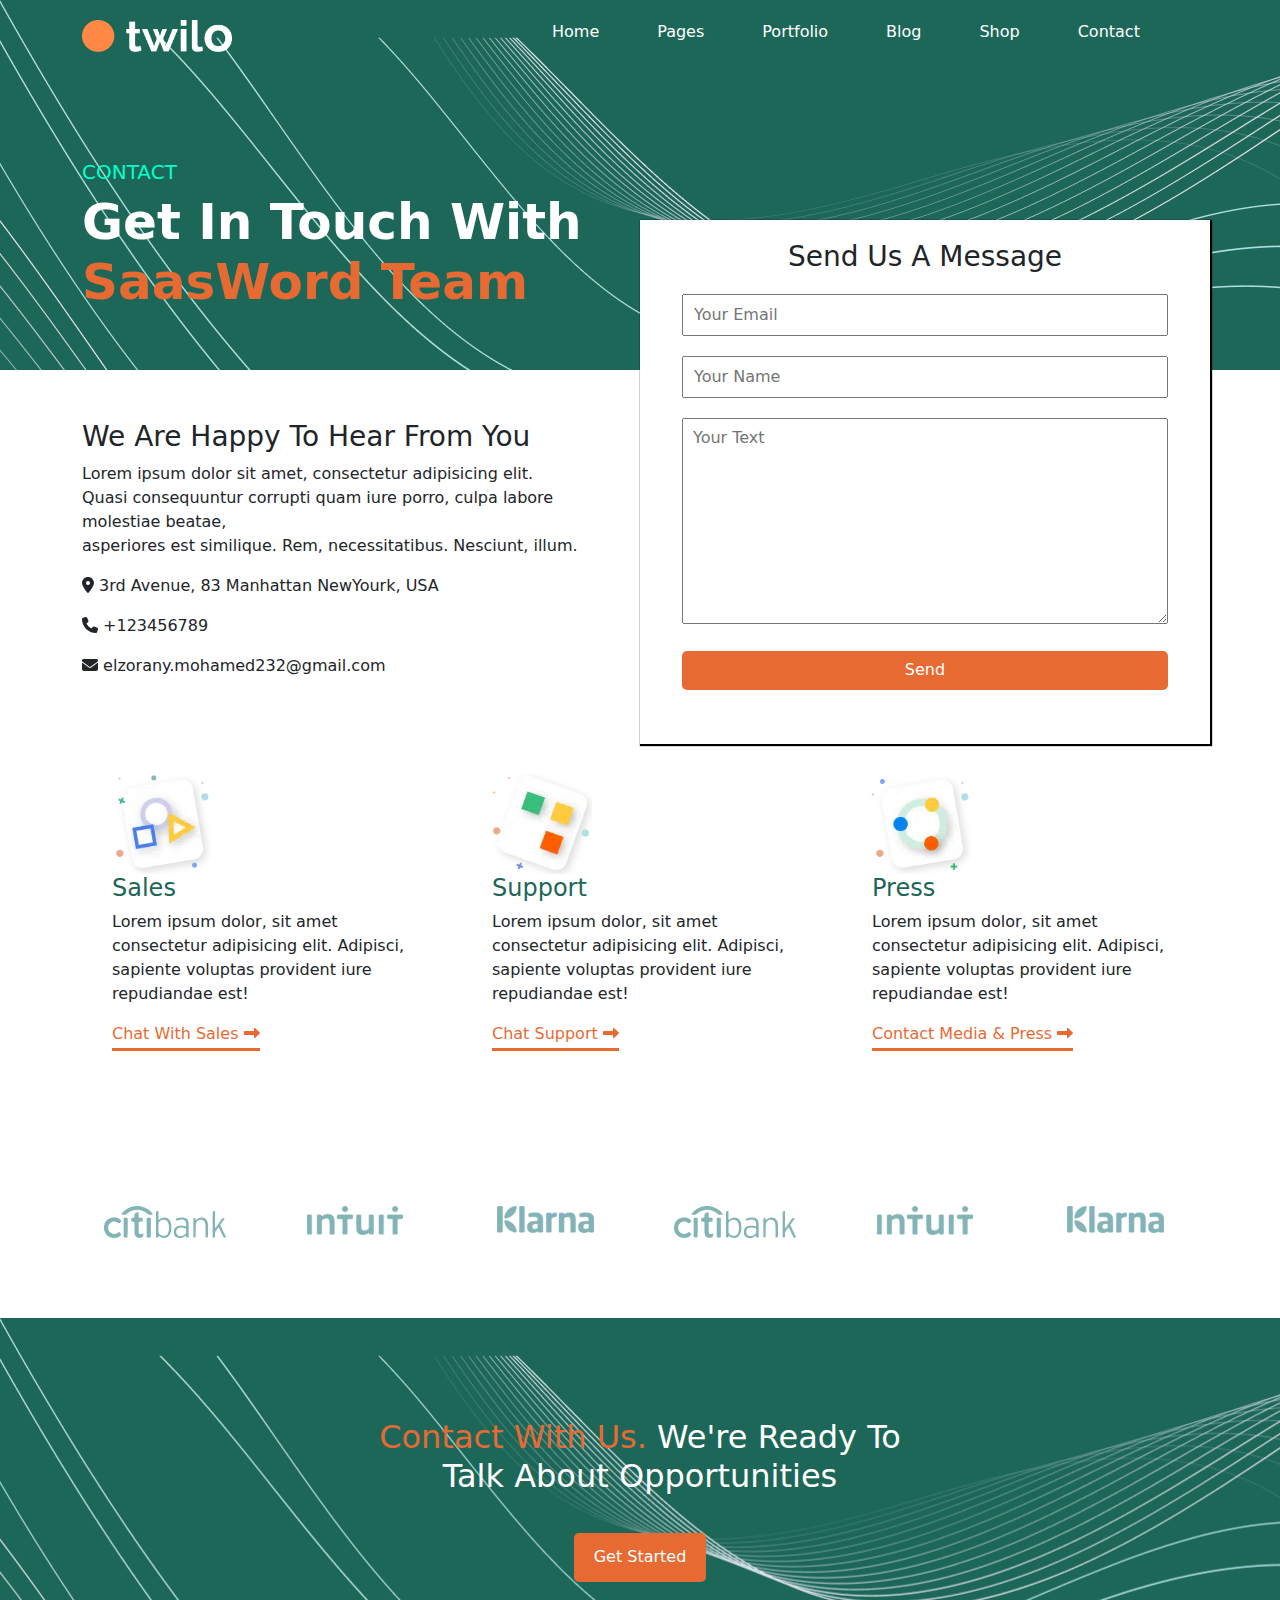
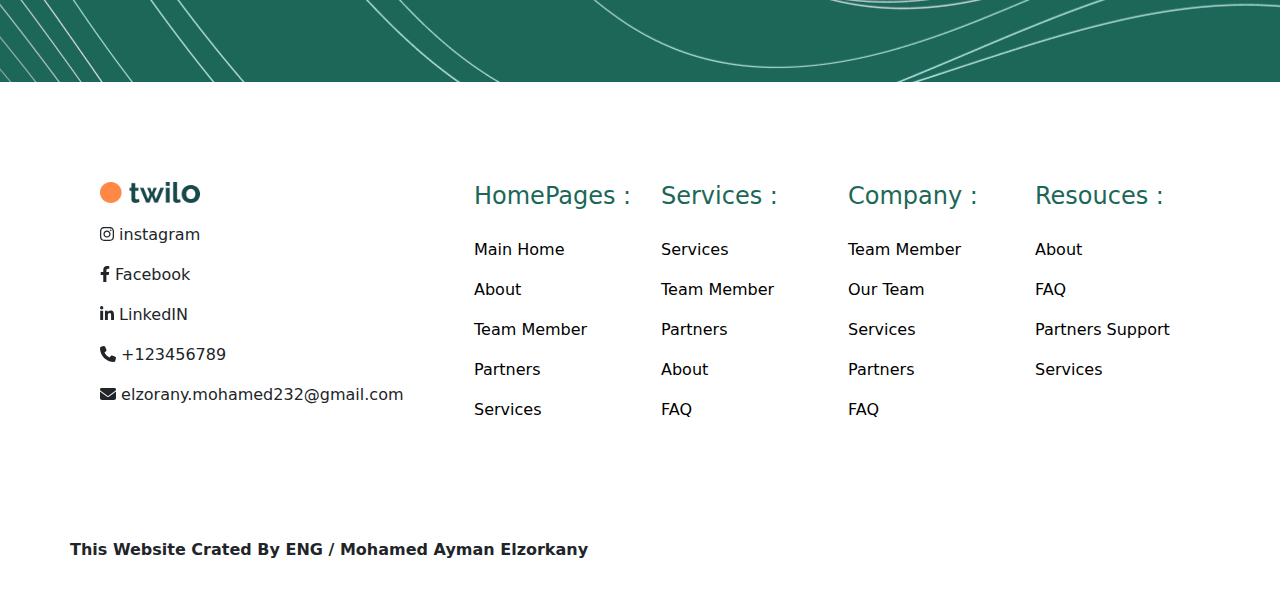
<file: contact.html>
<!DOCTYPE html>
<html lang="en">
<head>
    <meta charset="UTF-8">
    <link rel="stylesheet" href="assets/css/bootstrap.min.css">
    <link rel="stylesheet" href="assets/css/normalize.css">
    <link rel="stylesheet" href="assets/css/normalize.css">
    <link rel="stylesheet" href="assets/css/contact.css">
    <title> Master Template two </title>
</head>
<body>

    <div class="container-fluid heading">
        <div class="container content">
        <div class="row nav">
          <div class="logo col-4">
            <img src="assets/images/Group-52-1.webp" width="150PX" alt="logo" />
          </div>

          <div id="icon" class="icon col-2">
            <span></span>
            <span></span>
            <span></span>
          </div>

          <div class="links col-8">
            <ul id="list">
              <li><a href="index.html"> Home </a></li>
              <li><a href="team.html"> Pages </a></li>
              <li><a href="singil.html"> Portfolio </a></li>
              <li><a href="blog.html"> Blog </a></li>
              <li><a href="about.html"> Shop </a></li>
              <li><a href="contact.html"> Contact </a></li>
            </ul>
          </div>
        </div>
            <div class="row body">
                <h4> CONTACT </h4>
                <h2> Get In Touch With <br> <span> SaasWord Team </span> </h2>
            </div>
        </div>
    </div>

    <div class="container-fluid first-section">
        <div class="container content">
            <div class="row">
                <div class="title col-12 col-lg-6">
                    <h3> We Are Happy To Hear From You </h3>
                    <p> Lorem ipsum dolor sit amet, consectetur adipisicing elit. <br> Quasi consequuntur corrupti quam iure porro, culpa labore molestiae beatae, <br> asperiores est similique. Rem, necessitatibus. Nesciunt, illum. </p>
                    <p> <i class="fa-solid fa-location-dot"></i> 3rd Avenue, 83 Manhattan NewYourk, USA </p>
                    <p> <i class="fa-solid fa-phone"></i> +123456789 </p>
                    <p> <i class="fa-solid fa-envelope"></i> elzorany.mohamed232@gmail.com </p>
                </div>
                <div class="visiblediv col-12 col-lg-6">
                    <div>
                        <h3> Send Us A Message </h3>
                        <input type="text" placeholder="Your Email">
                        <input type="text" placeholder="Your Name">
                        <textarea name="" id="" cols="30" rows="10" placeholder="Your Text"></textarea>
                        <button><a href="#"> Send </a></button>
                    </div>
                </div>
            </div>
        </div>
    </div>

    <div class="container-fluid second-section">
        <div class="container content">
            <div class="row">
                    <div class="col-12 col-lg-4">
                        <div class="div">
                            <img src="assets/images/Frame-59-1.webp" alt="image">
                            <h4> Sales </h4>
                            <p> Lorem ipsum dolor, sit amet consectetur adipisicing elit. Adipisci, sapiente voluptas provident iure repudiandae est! </p>
                            <a href="#"> Chat With Sales <i class="fa-solid fa-right-long"></i> </a>
                        </div>
                    </div>

                    <div class="col-12 col-lg-4">
                        <div class="div">
                            <img src="assets/images/Frame-58-1.webp" alt="image">
                            <h4> Support </h4>
                            <p> Lorem ipsum dolor, sit amet consectetur adipisicing elit. Adipisci, sapiente voluptas provident iure repudiandae est! </p>
                            <a href="#"> Chat Support <i class="fa-solid fa-right-long"></i> </a>
                        </div>
                    </div>

                    <div class="col-12 col-lg-4">
                        <div class="div">
                            <img src="assets/images/Frame-56-2.webp" alt="image">
                            <h4> Press </h4>
                            <p> Lorem ipsum dolor, sit amet consectetur adipisicing elit. Adipisci, sapiente voluptas provident iure repudiandae est! </p>
                            <a href="#"> Contact Media & Press <i class="fa-solid fa-right-long"></i> </a>
                        </div>
                    </div>
            </div>
        </div>
    </div>

    <div class="container-fluid third-section">
        <div class="container content">
            <div class="row">
                <div class="imagediv col-12 col-md-4 col-lg-2"><img src="assets/images/Mask-group.webp" alt="image"></div>
                <div class="imagediv col-12 col-md-4 col-lg-2"><img src="assets/images/Mask-group-2-1.webp" alt="image"></div>
                <div class="imagediv col-12 col-md-4 col-lg-2"><img src="assets/images/Mask-group-3-1.webp" alt="image"></div>
                <div class="imagediv col-12 col-md-4 col-lg-2"><img src="assets/images/Mask-group.webp" alt="image"></div>
                <div class="imagediv col-12 col-md-4 col-lg-2"><img src="assets/images/Mask-group-2-1.webp" alt="image"></div>
                <div class="imagediv col-12 col-md-4 col-lg-2"><img src="assets/images/Mask-group-3-1.webp" alt="image"></div>
            </div>
        </div>
    </div>

    <div class="container-fluid seventh-section">
        <div class="container">
            <div class="row">
                <div class="title">
                    <h2> <span> Contact With Us. </span> We're Ready To <br> Talk About Opportunities </h2>
                    <button><a href="#"> Get Started </a></button>
                </div>
            </div>
        </div>
    </div>

    <div class="container-fluid footer">
        <div class="container">
            <div class="row">
                <div class="col-12 col-md-6 col-lg-4">
                    <img src="assets/images/Group-113258899.webp" alt="logo">
                    <p> <i class="fa-brands fa-instagram"></i> instagram </p>
                    <p> <i class="fa-brands fa-facebook-f"></i> Facebook </p>
                    <p> <i class="fa-brands fa-linkedin-in"></i> LinkedIN </p>
                    <p> <i class="fa-solid fa-phone"></i> +123456789 </p>
                    <p> <i class="fa-solid fa-envelope"></i> elzorany.mohamed232@gmail.com </p>
                </div>
                <div class="col-12 col-md-6 col-lg-2">
                    <h4> HomePages : </h4>
                    <p><a href="#"> Main Home </a></p>
                    <p><a href="#"> About </a></p>
                    <p><a href="#"> Team Member </a></p>
                    <p><a href="#"> Partners </a></p>
                    <p><a href="#"> Services </a></p>
                </div>
                <div class="col-12 col-md-6 col-lg-2">
                    <h4> Services : </h4>
                    <p><a href="#"> Services </a></p>
                    <p><a href="#"> Team Member </a></p>
                    <p><a href="#"> Partners </a></p>
                    <p><a href="#"> About </a></p>
                    <p><a href="#"> FAQ </a></p>
                </div>
                <div class="col-12 col-md-6 col-lg-2">
                    <h4> Company : </h4>
                    <p><a href="#"> Team Member </a></p>
                    <p><a href="#"> Our Team </a></p>
                    <p><a href="#"> Services </a></p>
                    <p><a href="#"> Partners </a></p>
                    <p><a href="#"> FAQ </a></p>
                </div>
                <div class="col-12 col-md-6 col-lg-2">
                    <h4> Resouces : </h4>
                    <p><a href="#"> About </a></p>
                    <p><a href="#"> FAQ </a></p>
                    <p><a href="#"> Partners Support </a></p>
                    <p><a href="#"> Services </a></p>
                </div>
            </div>
        </div>
    </div>

    <div class="container-fluid my-name">
        <div class="container">
            <div class="row">
                <div id="name"> This Website Crated By ENG / {{name}} </div>
            </div>
        </div>
    </div>

    <script src="assets/js/bootstrap.bundle.min.js"></script>
    <script src="assets/js/all.min.js"></script>
    <script src="assets/js/vue.js"></script>
    <script src="assets/js/script.js"></script>
    <script>
        var vm = new Vue({
            el: "#name",
            data: {
                name: "Mohamed Ayman Elzorkany"
            }
        })
    </script>
</body>
</html>
</file>
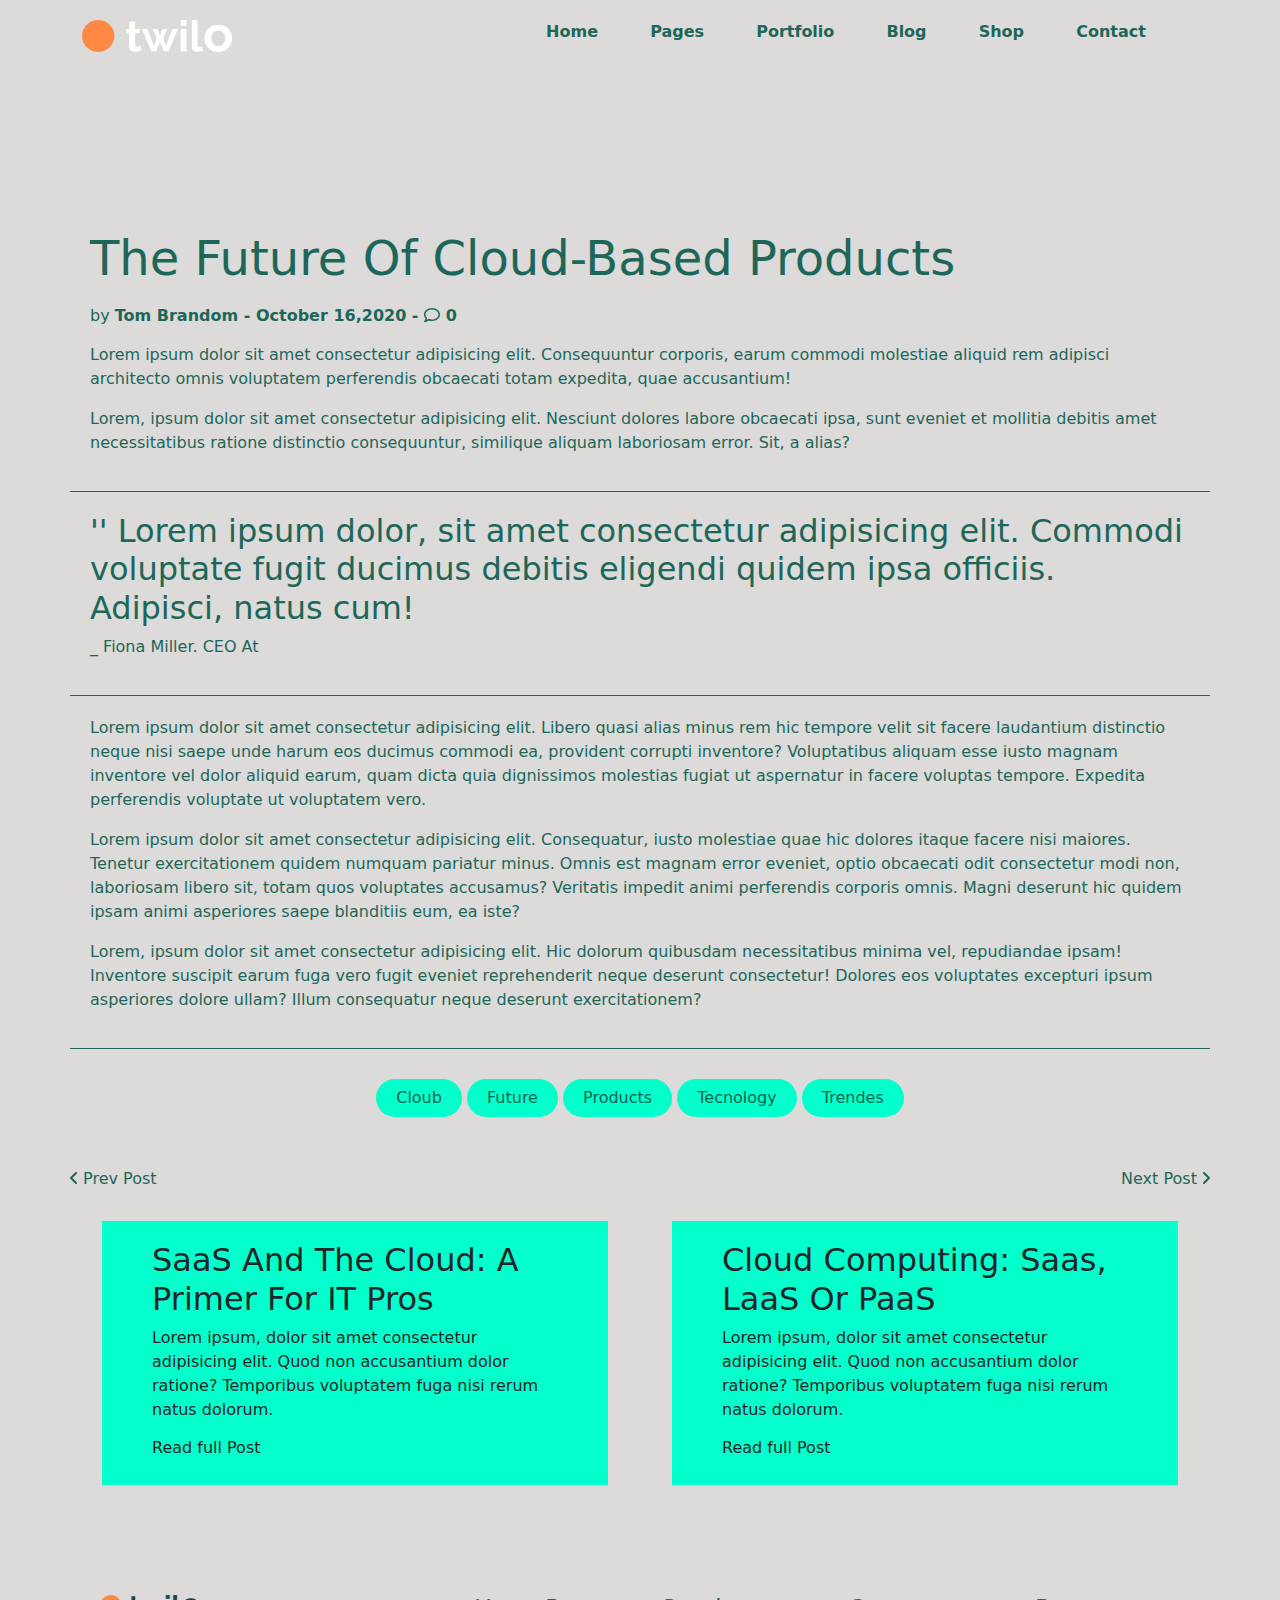
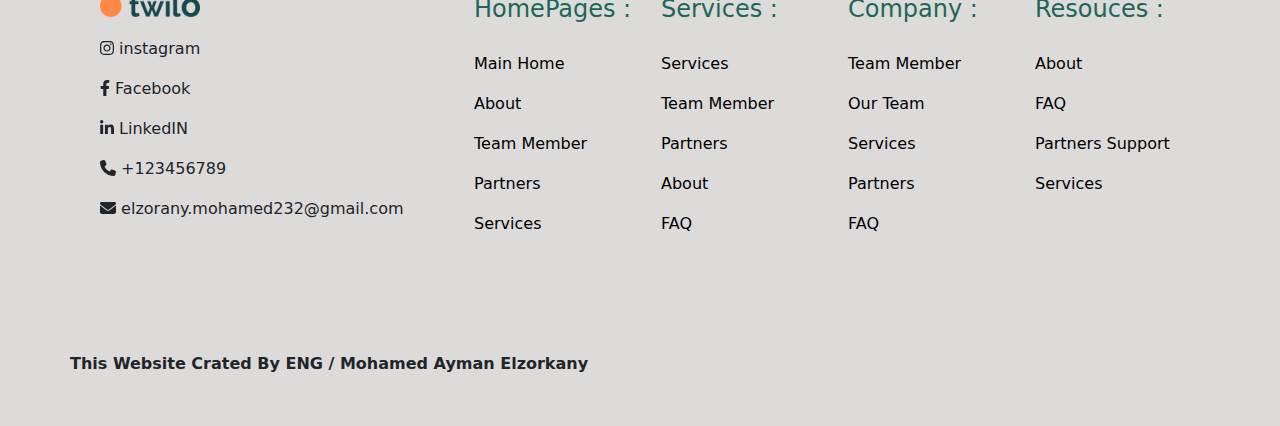
<file: singil.html>
<!DOCTYPE html>
<html lang="en">
<head>
    <meta charset="UTF-8">
    <link rel="stylesheet" href="assets/css/bootstrap.min.css">
    <link rel="stylesheet" href="assets/css/normalize.css">
    <link rel="stylesheet" href="assets/css/normalize.css">
    <link rel="stylesheet" href="assets/css/singil.css">
    <title> Master Template two </title>
</head>
<body>

    <div class="container-fluid heading">
        <div class="container content">
        <div class="row nav">
          <div class="logo col-4">
            <img src="assets/images/Group-52-1.webp" width="150PX" alt="logo" />
          </div>

          <div id="icon" class="icon col-2">
            <span></span>
            <span></span>
            <span></span>
          </div>

          <div class="links col-8">
            <ul id="list">
              <li><a href="index.html"> Home </a></li>
              <li><a href="team.html"> Pages </a></li>
              <li><a href="singil.html"> Portfolio </a></li>
              <li><a href="blog.html"> Blog </a></li>
              <li><a href="about.html"> Shop </a></li>
              <li><a href="contact.html"> Contact </a></li>
            </ul>
          </div>
        </div>
            <div class="row body">
            </div>
        </div>
    </div>
    
    <div class="container-fluid first-section">
        <div class="container content">
            <div class="row">
                <div class="one">
                    <h2> The Future Of Cloud-Based Products </h2>
                    <h6> by <span> Tom Brandom - October 16,2020 - <i class="fa-regular fa-comment"></i> 0 </span> </h6>
                    <p> Lorem ipsum dolor sit amet consectetur adipisicing elit. Consequuntur corporis, earum commodi molestiae aliquid rem adipisci architecto omnis voluptatem perferendis obcaecati totam expedita, quae accusantium! </p>
                    <p> Lorem, ipsum dolor sit amet consectetur adipisicing elit. Nesciunt dolores labore obcaecati ipsa, sunt eveniet et mollitia debitis amet necessitatibus ratione distinctio consequuntur, similique aliquam laboriosam error. Sit, a alias? </p>
                </div>
            </div>
            <div class="row">
                <div class="two">
                    <h2> '' Lorem ipsum dolor, sit amet consectetur adipisicing elit. Commodi voluptate fugit ducimus debitis eligendi quidem ipsa officiis. Adipisci, natus cum! </h2>
                    <p> _ Fiona Miller. CEO At  </p>
                </div>
            </div>
            <div class="row">
                <div class="three">
                    <p> Lorem ipsum dolor sit amet consectetur adipisicing elit. Libero quasi alias minus rem hic tempore velit sit facere laudantium distinctio neque nisi saepe unde harum eos ducimus commodi ea, provident corrupti inventore? Voluptatibus aliquam esse iusto magnam inventore vel dolor aliquid earum, quam dicta quia dignissimos molestias fugiat ut aspernatur in facere voluptas tempore. Expedita perferendis voluptate ut voluptatem vero. </p>
                    <p> Lorem ipsum dolor sit amet consectetur adipisicing elit. Consequatur, iusto molestiae quae hic dolores itaque facere nisi maiores. Tenetur exercitationem quidem numquam pariatur minus. Omnis est magnam error eveniet, optio obcaecati odit consectetur modi non, laboriosam libero sit, totam quos voluptates accusamus? Veritatis impedit animi perferendis corporis omnis. Magni deserunt hic quidem ipsam animi asperiores saepe blanditiis eum, ea iste? </p>
                    <p> Lorem, ipsum dolor sit amet consectetur adipisicing elit. Hic dolorum quibusdam necessitatibus minima vel, repudiandae ipsam! Inventore suscipit earum fuga vero fugit eveniet reprehenderit neque deserunt consectetur! Dolores eos voluptates excepturi ipsum asperiores dolore ullam? Illum consequatur neque deserunt exercitationem? </p>
                </div>
            </div>
            <div class="row">
                <div class="four">
                    <button> Cloub </button>
                    <button> Future </button>
                    <button> Products </button>
                    <button> Tecnology </button>
                    <button> Trendes </button>
                </div>
            </div>
            <div class="row">
                <div class="five">
                    <div> <i class="fa-solid fa-angle-left"></i> Prev Post </div>
                    <div>  Next Post <i class="fa-solid fa-angle-right"></i> </div>
                </div>
            </div>
            <div class="row six">
                <div class="col-12 col-lg-6">
                    <div class="content">
                        <h2> SaaS And The Cloud: A Primer For IT Pros </h2>
                        <p> Lorem ipsum, dolor sit amet consectetur adipisicing elit. Quod non accusantium dolor ratione? Temporibus voluptatem fuga nisi rerum natus dolorum. </p>
                        <h6> Read full Post </h6>
                    </div>
                </div>
                <div class="col-12 col-lg-6">
                    <div class="content">
                        <h2> Cloud Computing: Saas, LaaS Or PaaS </h2>
                        <p> Lorem ipsum, dolor sit amet consectetur adipisicing elit. Quod non accusantium dolor ratione? Temporibus voluptatem fuga nisi rerum natus dolorum. </p>
                        <h6> Read full Post </h6> 
                    </div>
                </div>
            </div>
        </div>
    </div>

    <div class="container-fluid footer">
        <div class="container">
            <div class="row">
                <div class="col-12 col-md-6 col-lg-4">
                    <img src="assets/images/Group-113258899.webp" alt="logo">
                    <p> <i class="fa-brands fa-instagram"></i> instagram </p>
                    <p> <i class="fa-brands fa-facebook-f"></i> Facebook </p>
                    <p> <i class="fa-brands fa-linkedin-in"></i> LinkedIN </p>
                    <p> <i class="fa-solid fa-phone"></i> +123456789 </p>
                    <p> <i class="fa-solid fa-envelope"></i> elzorany.mohamed232@gmail.com </p>
                </div>
                <div class="col-12 col-md-6 col-lg-2">
                    <h4> HomePages : </h4>
                    <p><a href="#"> Main Home </a></p>
                    <p><a href="#"> About </a></p>
                    <p><a href="#"> Team Member </a></p>
                    <p><a href="#"> Partners </a></p>
                    <p><a href="#"> Services </a></p>
                </div>
                <div class="col-12 col-md-6 col-lg-2">
                    <h4> Services : </h4>
                    <p><a href="#"> Services </a></p>
                    <p><a href="#"> Team Member </a></p>
                    <p><a href="#"> Partners </a></p>
                    <p><a href="#"> About </a></p>
                    <p><a href="#"> FAQ </a></p>
                </div>
                <div class="col-12 col-md-6 col-lg-2">
                    <h4> Company : </h4>
                    <p><a href="#"> Team Member </a></p>
                    <p><a href="#"> Our Team </a></p>
                    <p><a href="#"> Services </a></p>
                    <p><a href="#"> Partners </a></p>
                    <p><a href="#"> FAQ </a></p>
                </div>
                <div class="col-12 col-md-6 col-lg-2">
                    <h4> Resouces : </h4>
                    <p><a href="#"> About </a></p>
                    <p><a href="#"> FAQ </a></p>
                    <p><a href="#"> Partners Support </a></p>
                    <p><a href="#"> Services </a></p>
                </div>
            </div>
        </div>
    </div>

    <div class="container-fluid my-name">
        <div class="container">
            <div class="row">
                <div id="name"> This Website Crated By ENG / {{name}} </div>
            </div>
        </div>
    </div>

    <script src="assets/js/bootstrap.bundle.min.js"></script>
    <script src="assets/js/all.min.js"></script>
    <script src="assets/js/vue.js"></script>
    <script src="assets/js/script.js"></script>
    <script>
        var vm = new Vue({
            el: "#name",
            data: {
                name: "Mohamed Ayman Elzorkany"
            }
        })
    </script>
</body>
</html>
</file>
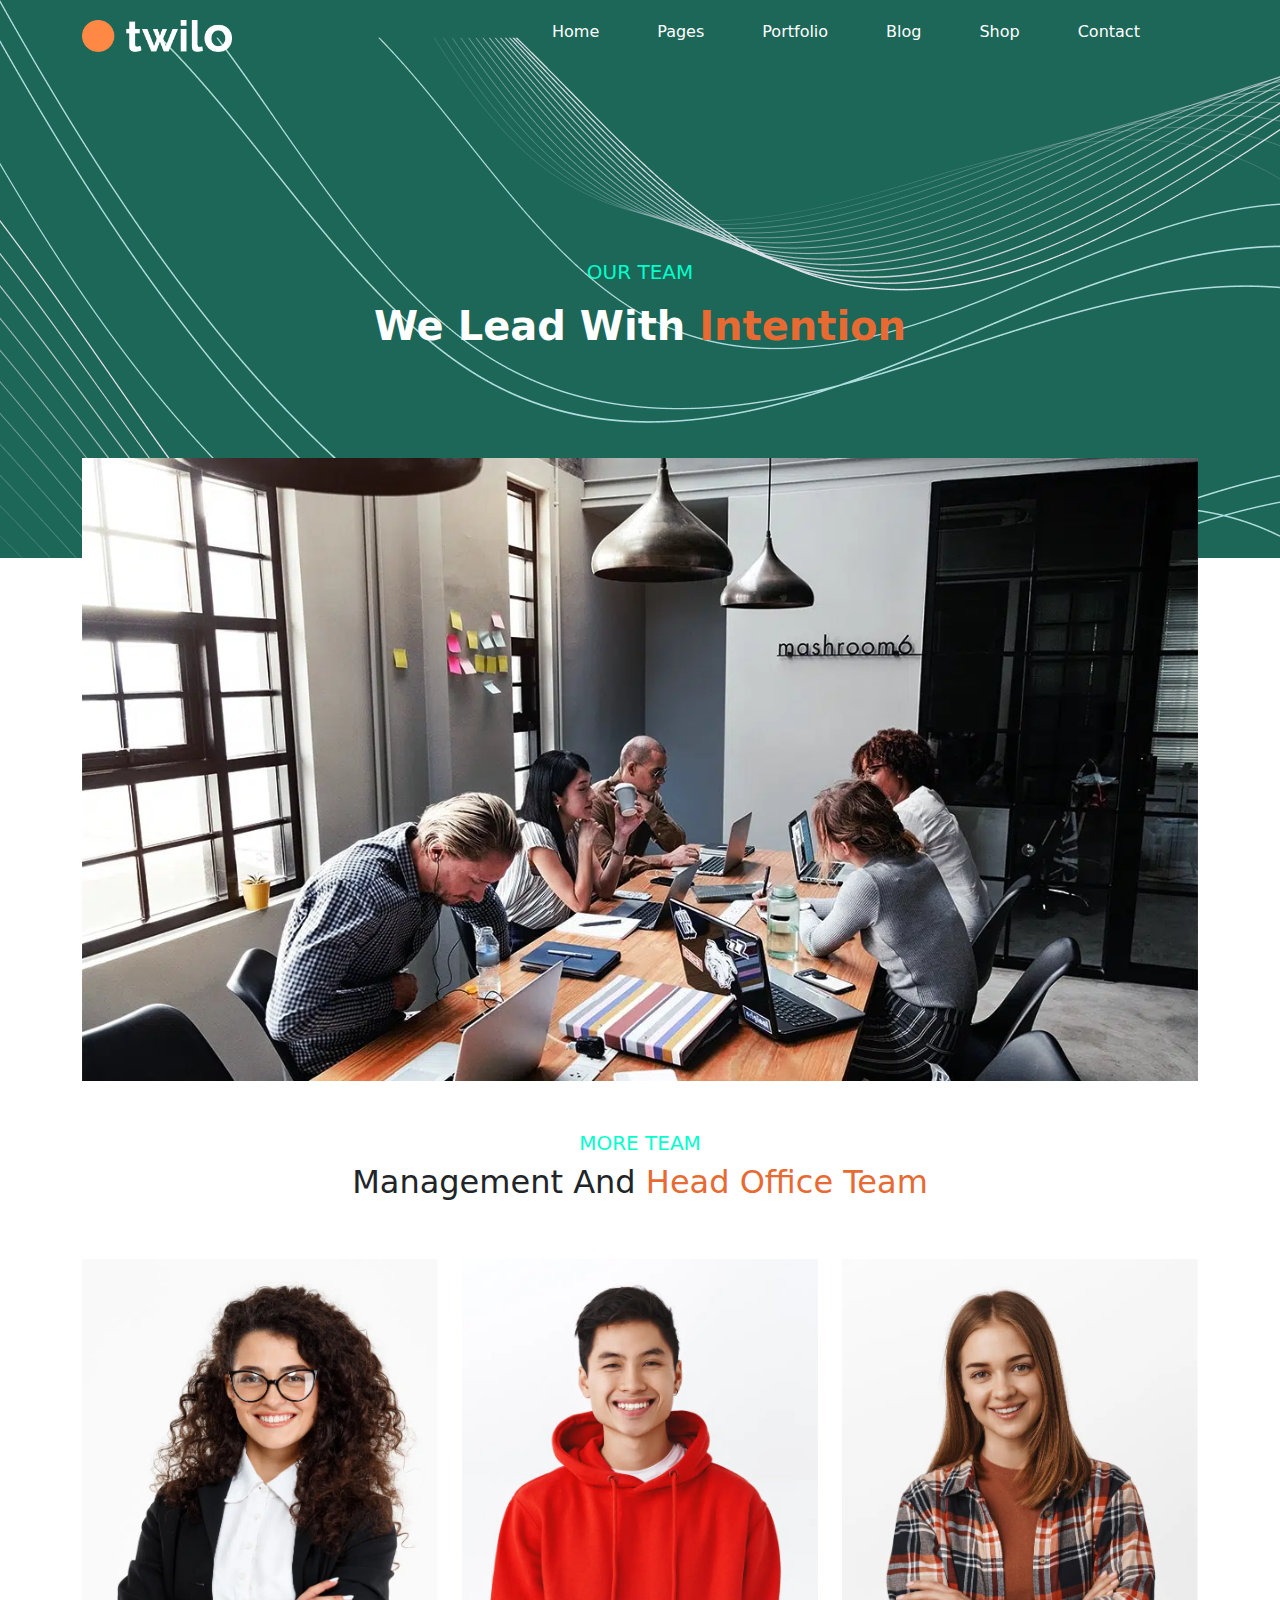
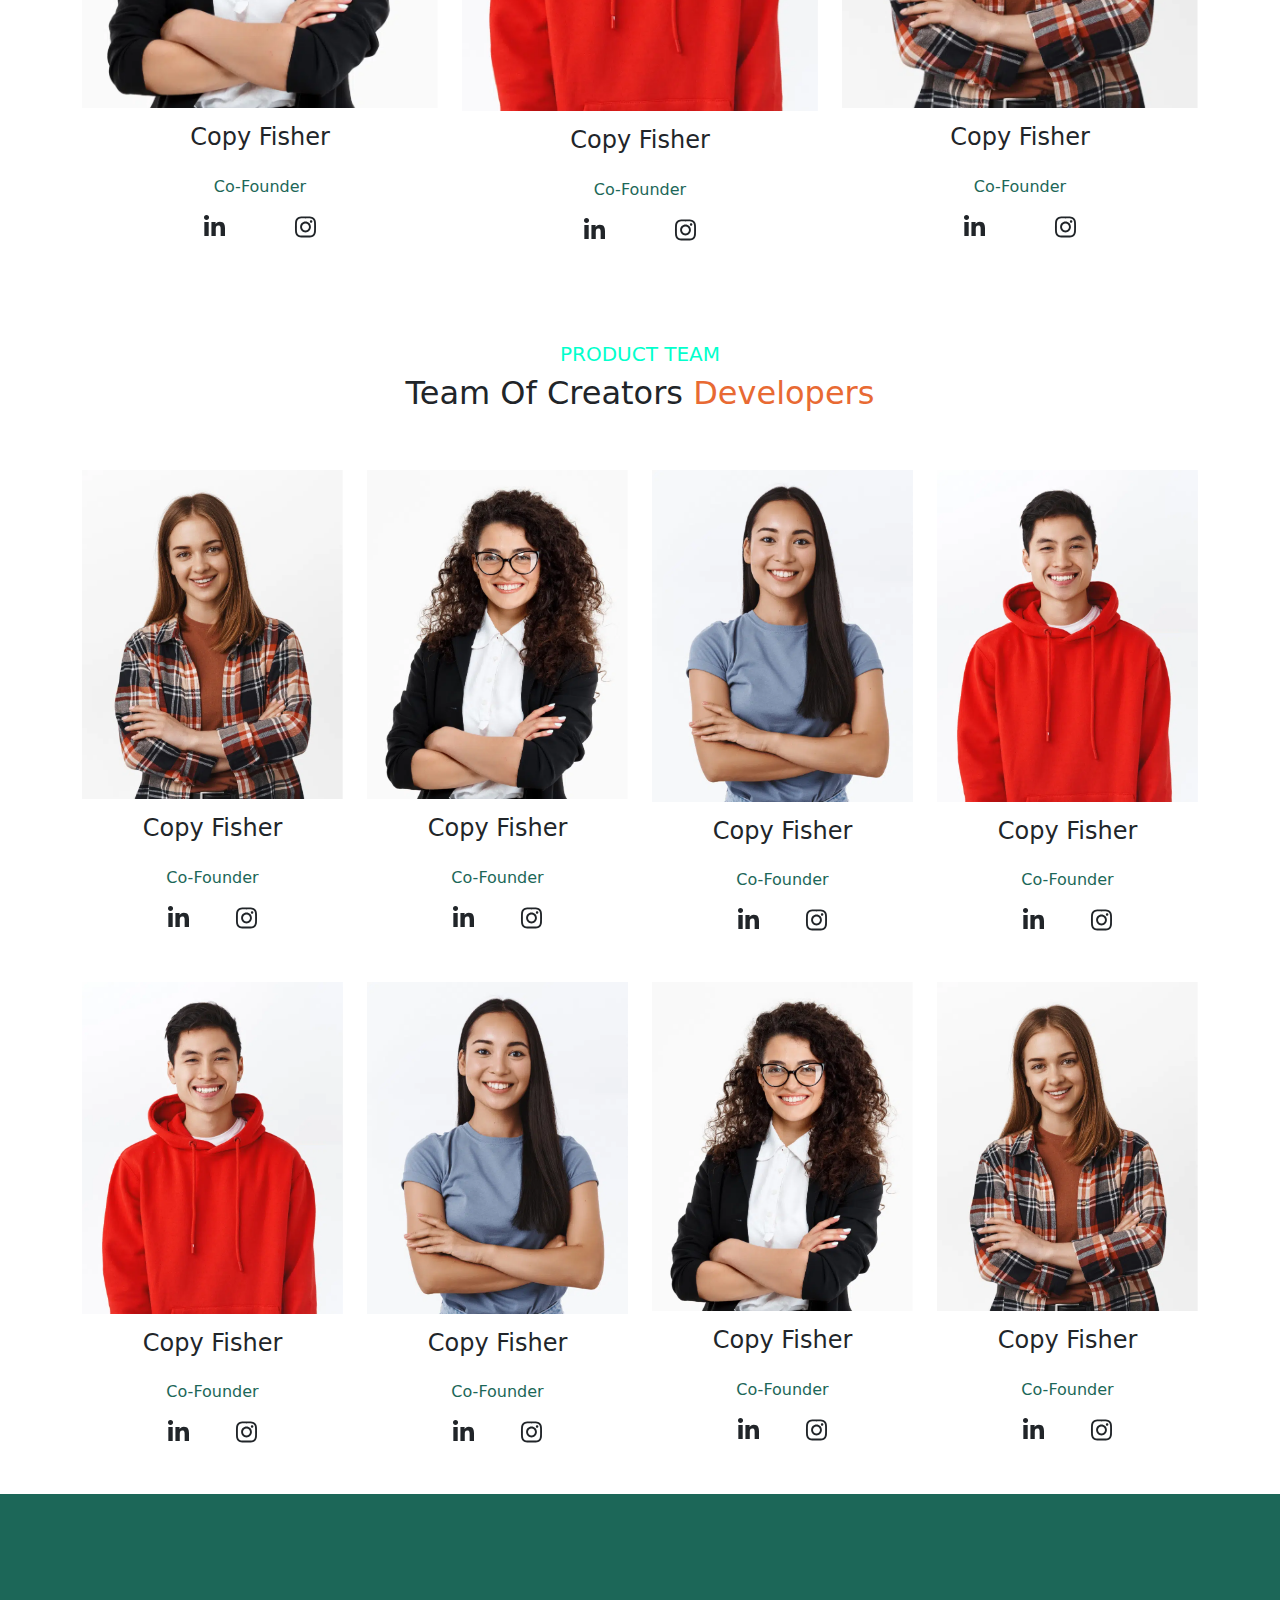
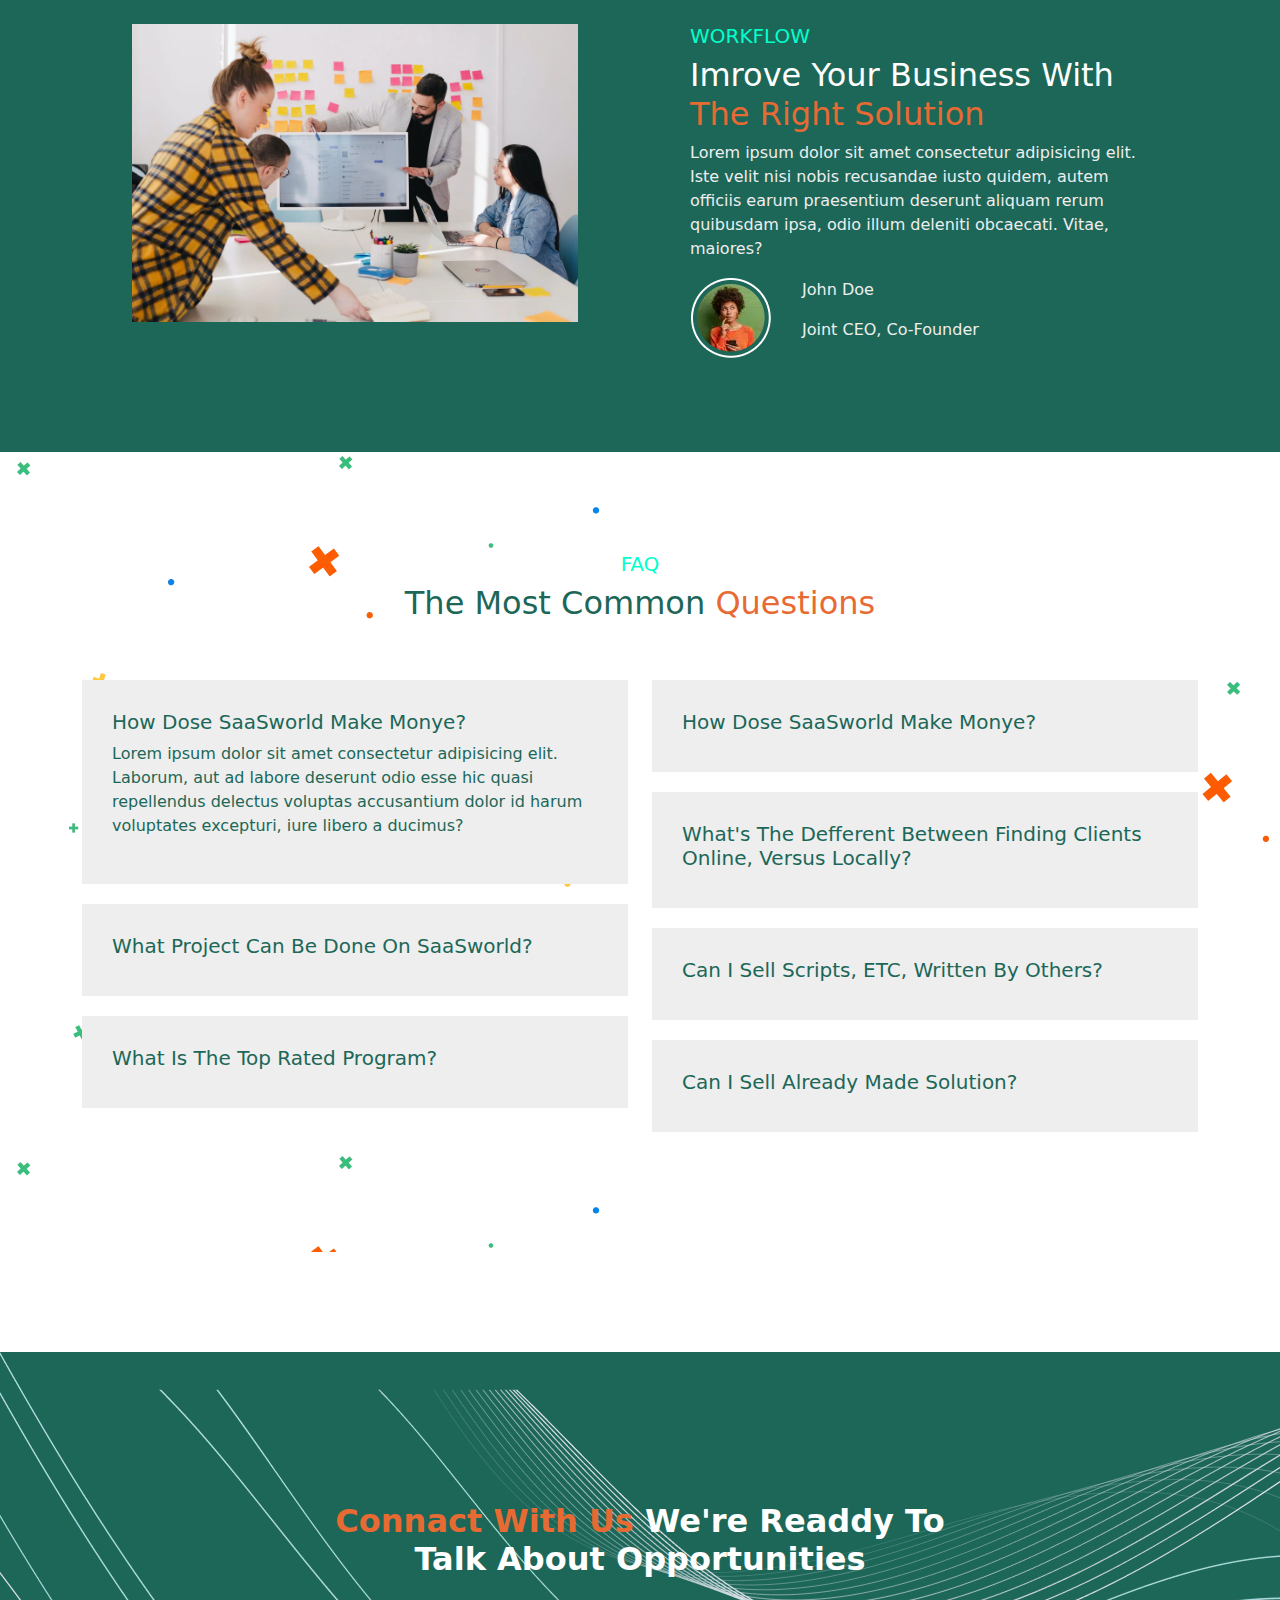
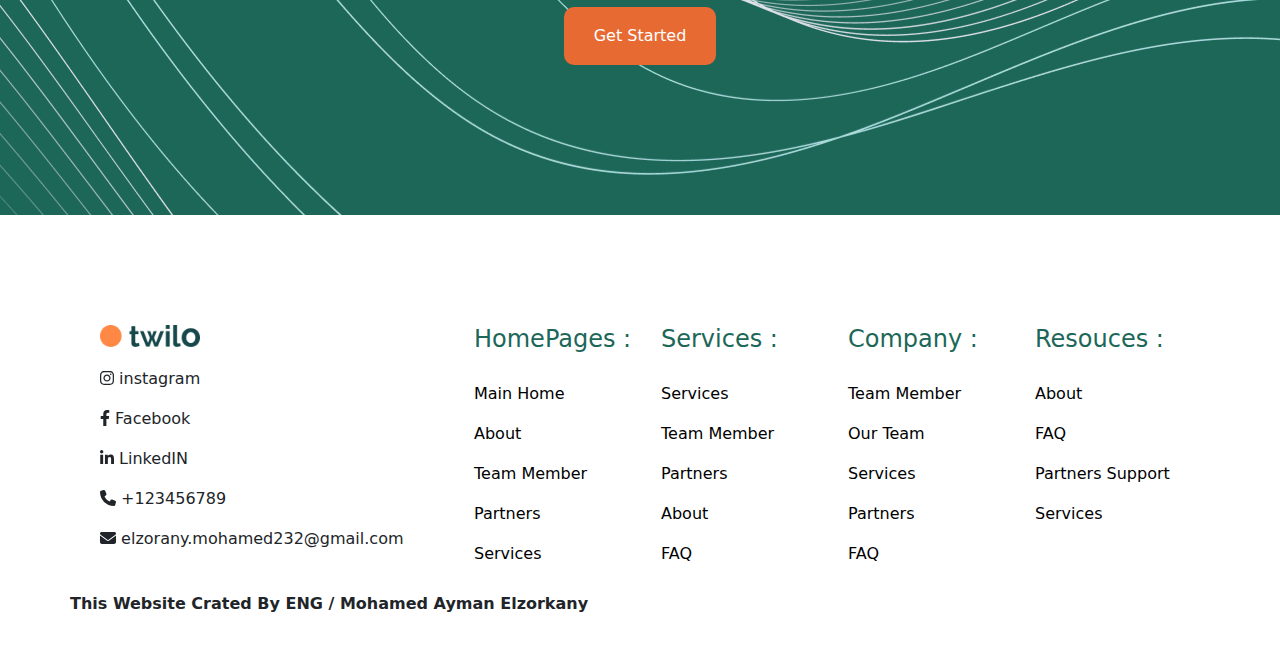
<file: team.html>
<!DOCTYPE html>
<html lang="en">
<head>
    <meta charset="UTF-8">
    <link rel="stylesheet" href="assets/css/bootstrap.min.css">
    <link rel="stylesheet" href="assets/css/normalize.css">
    <link rel="stylesheet" href="assets/css/normalize.css">
    <link rel="stylesheet" href="assets/css/team.css">
    <title> Master Template two </title>
</head>
<body>

    <div class="container-fluid heading">
        <div class="container content">

            
        <div class="row nav">
          <div class="logo col-4">
            <img src="assets/images/Group-52-1.webp" width="150PX" alt="logo" />
          </div>

          <div id="icon" class="icon col-2">
            <span></span>
            <span></span>
            <span></span>
          </div>

          <div class="links col-8">
            <ul id="list">
              <li><a href="index.html"> Home </a></li>
              <li><a href="team.html"> Pages </a></li>
              <li><a href="singil.html"> Portfolio </a></li>
              <li><a href="blog.html"> Blog </a></li>
              <li><a href="about.html"> Shop </a></li>
              <li><a href="contact.html"> Contact </a></li>
            </ul>
          </div>
        </div>


            <div class="row body">
                <div>
                    <h5> OUR TEAM </h5>
                    <h2> We Lead With <span> Intention </span> </h2>
                </div>
            </div>
        </div>
    </div>
    
    <div class="container-fluid first-section">
        <div class="container content">
            <div class="row">
                <div class="image">
                    <img src="assets/images/brainstorming-collaborate-collaboration-1204649.webp" alt="image">
                </div>
            </div>
        </div>
    </div>

    <div class="container-fluid second-section">
        <div class="container content">
            <div class="row">
                <div class="title col-12">
                    <h5> MORE TEAM </h5>
                    <h2> Management And <span> Head Office Team </span> </h2>
                </div>
            </div>
            <div class="row">
                <div class="co-12 col-lg-4">
                    <div class="body">
                        <img src="assets/images/cheerful-curly-business-girl-wearing-glasses-1.webp" alt="image">
                        <h4> Copy Fisher </h4>
                        <p> Co-Founder </p>
                        <div class="icons">
                            <i class="fa-brands fa-linkedin-in fa-xl"></i>
                            <i class="fa-brands fa-instagram fa-xl"></i>
                        </div>
                    </div>
                </div>
                <div class="co-12 col-lg-4">
                    <div class="body">
                        <img src="assets/images/portrait-happy-smiling-asian-hipster-man-young-guy-red-hoodie-smiling-cheerful-looking-camera-enthusiastic-express-positive-mood-being-delighted-satisfied-white-wall-1.webp" alt="image">
                        <h4> Copy Fisher </h4>
                        <p> Co-Founder </p>
                        <div class="icons">
                            <i class="fa-brands fa-linkedin-in fa-xl"></i>
                            <i class="fa-brands fa-instagram fa-xl"></i>
                        </div>
                    </div>
                </div>
                <div class="co-12 col-lg-4">
                    <div class="body">
                        <img src="assets/images/young-blond-wonan-plaid-shirt-cross-arms-chest-smiling-with-confidence-standing-white-background-1.webp" alt="image">
                        <h4> Copy Fisher </h4>
                        <p> Co-Founder </p>
                        <div class="icons">
                            <i class="fa-brands fa-linkedin-in fa-xl"></i>
                            <i class="fa-brands fa-instagram fa-xl"></i>
                        </div>
                    </div>
                </div>
            </div>
        </div>
    </div>

    <div class="container-fluid second-section">
        <div class="container content">
            <div class="row">
                <div class="title">
                    <h5> PRODUCT TEAM </h5>
                    <h2> Team Of Creators <span> Developers </span> </h2>
                </div>
            </div>
            <div class="row">
                <div class="col-12 col-md-6 col-lg-3">
                    <div class="body">
                        <img src="assets/images/young-blond-wonan-plaid-shirt-cross-arms-chest-smiling-with-confidence-standing-white-background-1.webp" alt="image">
                        <h4> Copy Fisher </h4>
                        <p> Co-Founder </p>
                        <div class="icons">
                            <i class="fa-brands fa-linkedin-in fa-xl"></i>
                            <i class="fa-brands fa-instagram fa-xl"></i>
                        </div>
                    </div>
                </div>
                <div class="col-12 col-md-6 col-lg-3">
                    <div class="body">
                        <img src="assets/images/cheerful-curly-business-girl-wearing-glasses-1.webp" alt="image">
                        <h4> Copy Fisher </h4>
                        <p> Co-Founder </p>
                        <div class="icons">
                            <i class="fa-brands fa-linkedin-in fa-xl"></i>
                            <i class="fa-brands fa-instagram fa-xl"></i>
                        </div>
                    </div>
                </div>
                <div class="col-12 col-md-6 col-lg-3">
                    <div class="body">
                        <img src="assets/images/lively-enthusiastic-determined-smiling-confident-asian-girl-ready-tackle-any-task-cross-fingers-chest-assertive-selfassured-smiling-satisfied-look-like-professional-white-background-1.webp" alt="image">
                        <h4> Copy Fisher </h4>
                        <p> Co-Founder </p>
                        <div class="icons">
                            <i class="fa-brands fa-linkedin-in fa-xl"></i>
                            <i class="fa-brands fa-instagram fa-xl"></i>
                        </div>
                    </div>
                </div>
                <div class="col-12 col-md-6 col-lg-3">
                    <div class="body">
                        <img src="assets/images/portrait-happy-smiling-asian-hipster-man-young-guy-red-hoodie-smiling-cheerful-looking-camera-enthusiastic-express-positive-mood-being-delighted-satisfied-white-wall-1.webp" alt="image">
                        <h4> Copy Fisher </h4>
                        <p> Co-Founder </p>
                        <div class="icons">
                            <i class="fa-brands fa-linkedin-in fa-xl"></i>
                            <i class="fa-brands fa-instagram fa-xl"></i>
                        </div>
                    </div>
                </div>
            </div>
            <div class="row">
                <div class="col-12 col-md-6 col-lg-3">
                    <div class="body">
                        <img src="assets/images/portrait-happy-smiling-asian-hipster-man-young-guy-red-hoodie-smiling-cheerful-looking-camera-enthusiastic-express-positive-mood-being-delighted-satisfied-white-wall-1.webp" alt="image">
                        <h4> Copy Fisher </h4>
                        <p> Co-Founder </p>
                        <div class="icons">
                            <i class="fa-brands fa-linkedin-in fa-xl"></i>
                            <i class="fa-brands fa-instagram fa-xl"></i>
                        </div>
                    </div>
                </div>
                <div class="col-12 col-md-6 col-lg-3">
                    <div class="body">
                        <img src="assets/images/lively-enthusiastic-determined-smiling-confident-asian-girl-ready-tackle-any-task-cross-fingers-chest-assertive-selfassured-smiling-satisfied-look-like-professional-white-background-1.webp" alt="image">
                        <h4> Copy Fisher </h4>
                        <p> Co-Founder </p>
                        <div class="icons">
                            <i class="fa-brands fa-linkedin-in fa-xl"></i>
                            <i class="fa-brands fa-instagram fa-xl"></i>
                        </div>
                    </div>
                </div>
                <div class="col-12 col-md-6 col-lg-3">
                    <div class="body">
                        <img src="assets/images/cheerful-curly-business-girl-wearing-glasses-1.webp" alt="image">
                        <h4> Copy Fisher </h4>
                        <p> Co-Founder </p>
                        <div class="icons">
                            <i class="fa-brands fa-linkedin-in fa-xl"></i>
                            <i class="fa-brands fa-instagram fa-xl"></i>
                        </div>
                    </div>
                </div>
                <div class="col-12 col-md-6 col-lg-3">
                    <div class="body">
                        <img src="assets/images/young-blond-wonan-plaid-shirt-cross-arms-chest-smiling-with-confidence-standing-white-background-1.webp" alt="image">
                        <h4> Copy Fisher </h4>
                        <p> Co-Founder </p>
                        <div class="icons">
                            <i class="fa-brands fa-linkedin-in fa-xl"></i>
                            <i class="fa-brands fa-instagram fa-xl"></i>
                        </div>
                    </div>
                </div>
            </div>
        </div>
    </div>

    <div class="container-fluid third-section">
        <div class="container content">
            <div class="row">
                <div class="col-12 col-lg-6 image">
                    <img src="assets/images/jason-goodman-bzqU01v-G54-unsplash-scaled.webp" style="padding: 50px;" alt="image">
                </div>
                <div class="col-12 col-lg-6 title">
                    <div class="title-content">
                        <h5> WORKFLOW </h5>
                        <h2> Imrove Your Business With <span> The Right Solution </span> </h2>
                        <p> Lorem ipsum dolor sit amet consectetur adipisicing elit. Iste velit nisi nobis recusandae iusto quidem, autem officiis earum praesentium deserunt aliquam rerum quibusdam ipsa, odio illum deleniti obcaecati. Vitae, maiores? </p>
                        <div class="parent-div">
                            <div class="image"> <img class="small-img" src="assets/images/Group-2338.webp" alt="image"></div>
                            <div class="child-div">
                                <p> John Doe </p>
                                <p> Joint CEO, Co-Founder </p>
                            </div>
                        </div>
                    </div>
                </div>
            </div>
        </div>
    </div>

    <div class="container-fluid fourth-section">
        <div class="container content">
            <div class="row">
                <div class="title">
                    <h5> FAQ </h5>
                    <h2> The Most Common <span> Questions </span> </h2>
                </div>
            </div>
            <div class="row">
                <div class="col-12 col-lg-6 left">
                    <div>
                        <h5> How Dose SaaSworld Make Monye? </h5>
                        <p> Lorem ipsum dolor sit amet consectetur adipisicing elit. Laborum, aut ad labore deserunt odio esse hic quasi repellendus delectus voluptas accusantium dolor id harum voluptates excepturi, iure libero a ducimus? </p>
                    </div>
                    <div>
                        <h5> What Project Can Be Done On SaaSworld? </h5>
                    </div>
                    <div>
                        <h5> What Is The Top Rated Program? </h5>
                    </div>
                </div>

                <div class="col-12 col-lg-6 right">
                    <div>
                        <h5> How Dose SaaSworld Make Monye? </h5>
                    </div>
                    <div>
                        <h5> What's The Defferent Between Finding Clients Online, Versus Locally? </h5>
                    </div>
                    <div>
                        <h5> Can I Sell Scripts, ETC, Written By Others? </h5>
                    </div>
                    <div>
                        <h5> Can I Sell Already Made Solution? </h5>
                    </div>
                </div>
            </div>
        </div>
    </div>

    <div class="container-fluid fifth-section">
        <div class="container content">
            <div class="row">
                <div class="col-12 title">
                    <h2> <span> Connact With Us </span> We're Readdy To <br> Talk About Opportunities </h2>
                    <button> Get Started </button>
                </div>
            </div>
        </div>
    </div>

    <div class="container-fluid footer">
        <div class="container">
            <div class="row">
                <div class="col-12 col-md-6 col-lg-4">
                    <img src="assets/images/Group-113258899.webp" alt="logo">
                    <p> <i class="fa-brands fa-instagram"></i> instagram </p>
                    <p> <i class="fa-brands fa-facebook-f"></i> Facebook </p>
                    <p> <i class="fa-brands fa-linkedin-in"></i> LinkedIN </p>
                    <p> <i class="fa-solid fa-phone"></i> +123456789 </p>
                    <p> <i class="fa-solid fa-envelope"></i> elzorany.mohamed232@gmail.com </p>
                </div>
                <div class="col-12 col-md-6 col-lg-2">
                    <h4> HomePages : </h4>
                    <p><a href="#"> Main Home </a></p>
                    <p><a href="#"> About </a></p>
                    <p><a href="#"> Team Member </a></p>
                    <p><a href="#"> Partners </a></p>
                    <p><a href="#"> Services </a></p>
                </div>
                <div class="col-12 col-md-6 col-lg-2">
                    <h4> Services : </h4>
                    <p><a href="#"> Services </a></p>
                    <p><a href="#"> Team Member </a></p>
                    <p><a href="#"> Partners </a></p>
                    <p><a href="#"> About </a></p>
                    <p><a href="#"> FAQ </a></p>
                </div>
                <div class="col-12 col-md-6 col-lg-2">
                    <h4> Company : </h4>
                    <p><a href="#"> Team Member </a></p>
                    <p><a href="#"> Our Team </a></p>
                    <p><a href="#"> Services </a></p>
                    <p><a href="#"> Partners </a></p>
                    <p><a href="#"> FAQ </a></p>
                </div>
                <div class="col-12 col-md-6 col-lg-2">
                    <h4> Resouces : </h4>
                    <p><a href="#"> About </a></p>
                    <p><a href="#"> FAQ </a></p>
                    <p><a href="#"> Partners Support </a></p>
                    <p><a href="#"> Services </a></p>
                </div>
            </div>
        </div>
    </div>

    <div class="container-fluid my-name">
        <div class="container">
            <div class="row">
                <div id="name"> This Website Crated By ENG / {{name}} </div>
            </div>
        </div>
    </div>

    <script src="assets/js/bootstrap.bundle.min.js"></script>
    <script src="assets/js/all.min.js"></script>
    <script src="assets/js/vue.js"></script>
    <script src="assets/js/script.js"></script>
    <script>
        var vm = new Vue({
            el: "#name",
            data: {
                name: "Mohamed Ayman Elzorkany"
            }
        })
    </script>
</body>
</html>
</file>
<file: assets/css/style.css>
:root {
  --main-color: #e86a33;
}
* {
  padding: 0;
  margin: 0;
  box-sizing: border-box;
}
body {
  overflow-x: hidden;
}
/* ****************** */
.heading {
  background-color: #1c6758;
  background-image: url(../images/Group-49.webp);
}
.heading .content .nav {
  padding-top: 20px;
  display: flex;
  justify-content: space-between;
}
.heading .content .nav .icon {
  display: none;
  flex-direction: column;
  cursor: pointer;
  direction: rtl;
}
.heading .content .nav .icon span {
  margin: 5px 0;
  width: 40px;
  height: 2px;
  background-color: white;
}
.heading .content .nav .links ul {
  display: flex;
  justify-content: space-evenly;
}
.heading .content .nav .links ul li {
  list-style-type: none;
}
.heading .content .nav .links ul li a {
  text-decoration: none;
  color: white;
}
.heading .content .nav .links ul li a:hover {
  color: var(--main-color);
  transition: 0.5s;
}
.heading .content .body {
  overflow: hidden;
}
.heading .content .body .title {
  padding-top: 200px;
}
.heading .content .body .title h2 {
  color: white;
  font-size: 40px;
}
.heading .content .body .title h2 span {
  color: var(--main-color);
}
.heading .content .body .title p {
  color: #eeeeee80;
  padding: 20px 0;
}
.heading .content .body .title button {
  background-color: var(--main-color);
  padding: 10px 20px;
  border-radius: 5px;
  border: 0;
  color: white;
}
.heading .content .body .title button:hover {
  background-color: white;
  color: var(--main-color);
  transition: 0.5s;
}
/* .heading .content .body:hover .img img{

} */
.heading .content .body .title a {
  padding-left: 30px;
  color: white;
  text-decoration: none;
}
.heading .content .body .title a:hover {
  color: var(--main-color);
  transition: 0.5s;
}
.heading .content .body .img img {
  max-width: 100%;
  transform: translate(1000px);
  animation-name: moveimage;
  animation-duration: 3s;
  animation-iteration-count: infinite;
  animation-direction: alternate;
}
.heading .content .images {
  padding-bottom: 100px;
  text-align: center;
}
.heading .content .images div {
  margin: 20px 0;
}
@keyframes moveimage {
  to {
    transform: translate(0);
  }
}
/* ****************** */
.first-section .content {
  padding: 100px 20px;
}
.first-section .content .title {
  padding: 0 50px 50px 0;
  color: #1c6758;
}
.first-section .content .title p.span {
  color: green;
  font-weight: bold;
}
.first-section .content .title h2 span {
  color: var(--main-color);
}
.first-section .content .title p.paragraph {
  padding: 20px 0;
}
.first-section .content .title .display {
  width: 50%;
}
.first-section .content .title .display div {
  display: flex;
  justify-content: space-between;
}
.first-section .content .title a {
  color: var(--main-color);
  text-decoration: none;
  display: inline-block;
  padding-top: 15px;
  padding-bottom: 7px;
  border-bottom: 3px solid var(--main-color);
}
.first-section .content .title a:hover {
  color: #1c6758;
  border-bottom: 3px solid #1c6758;
  transition: 0.5s;
}
/* ****************** */
.second-section .content .parent {
  margin: 20px 0;
}
.second-section .content .parent div {
  background-color: #eee;
  padding: 20px;
  border-bottom: 2px solid var(--main-color);
}
.second-section .content .parent div:hover {
  background-color: black;
  color: white;
  transition: 0.5s;
  border-bottom: 2px solid var(--main-color);
}
.second-section .content .parent div h5 {
  color: #1c6758;
}
.second-section .content .parent div a {
  color: var(--main-color);
  text-decoration: none;
}
/* ****************** */
.third-section {
  padding: 100px 0;
}
.third-section .content .title {
  padding-top: 100px;
  padding-left: 50px;
  color: #1c6758;
}
.third-section .content .title h5 {
  color: #1c6758;
}
.third-section .content .title p.paragraph {
  padding: 15px 0;
}
.third-section .content .title h2 span {
  color: var(--main-color);
}
.third-section .content .title .parent-div {
  padding-left: 20px;
  border-left: 2px solid black;
}
.third-section .content .title .child-div {
  display: flex;
  align-items: center;
}
.third-section .content .title .child-div div {
  padding-left: 20px;
}
/* ****************** */
.forth-section {
  background-color: #1c6758;
  color: white;
}
.forth-section .content {
  padding: 100px 0;
}
.forth-section .content .first {
  padding: 0 30px 0 30px;
}
.forth-section .content .first h2 {
  padding-bottom: 20px;
}
.forth-section .content .first .parent-div {
  padding-bottom: 20px;
}
.forth-section .content .second {
  padding-left: 30px;
}
.forth-section .content .third {
  padding-left: 30px;
}
.forth-section .content .second h2 {
  padding-bottom: 20px;
}
.forth-section .content .third h2 {
  padding-bottom: 20px;
}
/* ****************** */
.fifth-section {
  background-color: #eee;
  background-image: url(../images/Frame-55.webp);
}
.fifth-section .content {
  padding: 100px 20px;
}
.fifth-section .content .first {
  text-align: center;
  padding-bottom: 50px;
}
.fifth-section .content .first p {
  color: #1c6758;
  font-weight: bold;
}
.fifth-section .content .first h2 {
  font-size: 40px;
  font-weight: bold;
}
.fifth-section .content .first h2 span {
  color: var(--main-color);
  font-size: 40px;
}
.fifth-section .content .second {
  margin: 0 20px;
}
.fifth-section .content .second .parent {
  padding: 50px 20px;
  background-color: white;
  width: 100%;
  margin: auto;
  margin: 20px 0;
}
.fifth-section .content .second .parent:hover {
  background-color: black;
  color: white;
  transition: 0.5s;
}
.fifth-section .content .second .parent h5 {
  color: #02ffcc;
}
.fifth-section .content .second .parent h5 span {
  color: white;
  background-color: var(--main-color);
  padding: 0 5px 5px;
}
.fifth-section .content .second .parent p {
  color: #1c6758;
  padding: 10px 0;
}
.fifth-section .content .second .parent h2 {
  font-size: 40px;
  font-weight: bold;
}
.fifth-section .content .second .parent button {
  background-color: var(--main-color);
  padding: 10px 20px;
  border: none;
  border-radius: 5px;
}
.fifth-section .content .second .parent button a {
  text-decoration: none;
  color: white;
}
/* ****************** */
.sixth-section .container {
  padding-top: 50px;
}
.sixth-section .container .first {
  text-align: center;
}
.sixth-section .container .first p {
  font-weight: bold;
  color: #1c6758;
}
.sixth-section .container .first h2 span {
  color: var(--main-color);
}
.sixth-section .container .second .parent div {
  padding: 20px 20px;
  text-align: center;
}
.sixth-section .container .second .parent div .image {
  width: 100%;
  height: 300px;
}
.sixth-section .container .second .parent div img {
  width: 100%;
  height: 100%;
  padding-bottom: 20px;
}
/* ****************** */
.seventh-section {
  background-color: #1c6758;
  background-image: url(../images/Group-49.webp);
}
.seventh-section .container {
  padding: 100px 0;
  color: white;
}
.seventh-section .container .title {
  width: 80%;
  margin: auto;
  text-align: center;
}
.seventh-section .container .title h2 {
  padding-bottom: 30px;
}
.seventh-section .container .title h2 span {
  color: var(--main-color);
}
.seventh-section .container .title button {
  background-color: var(--main-color);
  border: none;
  border-radius: 5px;
}
.seventh-section .container .title button:hover {
  background-color: white;
  transition: 0.5s;
}
.seventh-section .container .title button a {
  text-decoration: none;
  color: white;
  padding: 15px 20px;
  display: block;
}
.seventh-section .container .title button a:hover {
  text-decoration: none;
  color: var(--main-color);
  transition: 0.5s;
}
/* ****************** */
.footer {
  padding: 100px 0;
}
.footer .container {
  padding-left: 30px;
}
.footer img {
  width: 100px;
  padding-bottom: 20px;
}
.footer h4 {
  color: #1c6758;
  padding-bottom: 20px;
}
.footer p i{
  max-width: 100%;
  flex-wrap: wrap;
}
.footer p a {
  text-decoration: none;
  color: black;
}
/* ****************** */
.my-name .container {
  padding: 0 0 50px 0;
  font-weight: bold;
}
@media (max-width: 990px) {
  * {
    font-size: 1.4rem;
  }
  .heading .content .nav .icon {
    display: flex;
  }
  .heading .content .nav .links ul {
    position: absolute;
    display: flex;
    flex-direction: column;
    transition: all 0.5s;
    width: 100%;
    height: 40%;
    left: -100%;
    top: 80px;
    background-color: #0f5346;
  }
  .footer .wrap{
    max-width: 100%;
    overflow: hidden;
  }
}
</file>
<file: assets/css/about.css>
:root {
  --main-color: #e86a33;
}
* {
  padding: 0;
  margin: 0;
  box-sizing: border-box;
}
body {
  overflow-x: hidden;
}
/* ****************** */
.heading {
  background-color: #1c6758;
  background-image: url(../images/Group-49.webp);
}
.heading .content .nav {
  padding-top: 20px;
  display: flex;
  justify-content: space-between;
}
.heading .content .nav .icon {
  display: none;
  flex-direction: column;
  cursor: pointer;
  direction: rtl;
}
.heading .content .nav .icon span {
  margin: 5px 0;
  width: 40px;
  height: 2px;
  background-color: white;
}
@media (max-width: 990px) {
  * {
    font-size: 1.4rem;
  }
  .heading .content .nav .icon {
    display: flex;
  }
  .heading .content .nav .links ul {
    position: absolute;
    display: flex;
    flex-direction: column;
    transition: all 0.5s;
    width: 100%;
    height: 40%;
    left: -100%;
    top: 80px;
    background-color: #0f5346;
  }
}
.heading .content .nav .links ul {
  display: flex;
  justify-content: space-evenly;
}
.heading .content .nav .links ul li {
  list-style-type: none;
}
.heading .content .nav .links ul li a {
  text-decoration: none;
  color: white;
}
.heading .content .nav .links ul li a:hover {
  color: var(--main-color);
  transition: 0.5s;
}
.heading .content .body {
  padding: 100px 0;
  color: white;
}
.heading .content .body .title {
  padding: 100px 0;
}
.heading .content .body h5 {
  color: #02ffcc;
}
.heading .content .body h2 {
  padding: 10px 0;
}
.heading .content .body h2 span {
  color: var(--main-color);
}
.heading .content .body button {
  background-color: var(--main-color);
  padding: 10px 20px;
  border-radius: 5px;
  border: 0;
  color: white;
}
.heading .content .body button:hover {
  background-color: white;
  color: var(--main-color);
  transition: 0.5s;
}
.heading .content .body .image img {
  max-width: 100%;
}
/* ****************** */
.first-section {
  padding: 100px 0;
}
.first-section .content .image {
  padding: 0 30px;
}
.first-section .content .image img {
  max-width: 100%;
}
.first-section .content .title {
  padding-top: 100px;
  padding-left: 20px;
}
.first-section .content .title h6 {
  color: #1c6758;
}
.first-section .content .title h2 span {
  color: var(--main-color);
}
.first-section .content .title .parent-div {
  display: flex;
}
.first-section .content .title .parent-div .one span {
  font-size: 30px;
  color: rgba(191, 191, 38, 0.664);
  font-weight: bold;
}
.first-section .content .title .parent-div .one p,
.first-section .content .title .parent-div .two p {
  font-weight: bold;
}
.first-section .content .title .parent-div .two {
  margin-left: 50px;
}
.first-section .content .title .parent-div .two span {
  color: #e86a33;
  font-size: 30px;
  font-weight: bold;
}
/* ****************** */
.second-section .content .title {
  text-align: center;
  padding-bottom: 20px;
}
.second-section .content .title h6 {
  color: #1c6758;
}
.second-section .content .title h2 {
  font-weight: bold;
}
.second-section .content .title span {
  color: var(--main-color);
  font-size: 20px;
  font-weight: bold;
}
.second-section .content .title p {
  color: #1c6758;
  padding-top: 5px;
}
.second-section .content .first,
.second-section .content .second {
  padding: 0 20px;
  margin: 20px 0;
}
.second-section .content .first img {
  width: 100px;
}
.second-section .content .first span {
  color: #1c6758;
  display: block;
}
.second-section .content .first p {
  padding: 10px 0;
}
.second-section .content .first a {
  text-decoration: none;
  padding-bottom: 5px;
  border-bottom: 3px solid var(--main-color);
  color: var(--main-color);
}
.second-section .content .second img {
  width: 100px;
}
.second-section .content .second span {
  color: #1c6758;
  display: block;
}
.second-section .content .second p {
  padding: 10px 0;
}
.second-section .content .second a {
  text-decoration: none;
  padding-bottom: 5px;
  border-bottom: 3px solid var(--main-color);
  color: var(--main-color);
}
.second-section .content .third {
  margin-top: 20px;
}
.second-section .content .third .child h5 {
  font-weight: bold;
}
.second-section .content .third .child p {
  color: #1c6758;
}
/* ****************** */
.third-section {
  background-color: #1c6758;
}
.third-section .content .title {
  text-align: center;
  padding: 100px 0;
}
.third-section .content .title h5 {
  color: #02ffcc;
}
.third-section .content .title h2 {
  color: white;
  font-weight: bold;
}
.third-section .content .title h2 span {
  color: var(--main-color);
}
.third-section .content .body {
  background-color: white;
  text-align: center;
  margin: 20px 0;
}
.third-section .content .body:hover {
  transform: scale(1.1);
  transition: 1s;
}
.third-section .content .body img {
  max-width: 100%;
}
.third-section .content .body h5 {
  padding: 10px 0;
  margin: 0;
}
.third-section .content .body span {
  color: #02ffcc;
  display: block;
  padding-bottom: 10px;
}
.third-section .content .body .icons {
  padding-bottom: 100px;
  width: 50%;
  display: flex;
  justify-content: space-evenly;
  margin: auto;
}
.third-section .content .button {
  text-align: center;
  margin: 30px 0;
  padding-bottom: 50px;
  padding-top: 50px;
}
.third-section .content .button button {
  padding: 15px 30px;
  border-radius: 5px;
  border: none;
  background-color: var(--main-color);
  color: white;
}
.third-section .content .button button:hover {
  background-color: white;
  color: var(--main-color);
  transition: 0.5s;
}
/* ****************** */
.fourth-section .content .title {
  padding: 50px 0px;
  text-align: center;
  width: 80%;
  margin: auto;
}
.fourth-section .content .title h5 {
  color: #02ffcc;
  padding: 10px 0;
}
.fourth-section .content .title h2 {
  color: #1c6758;
}
.fourth-section .content .title h2 span {
  color: var(--main-color);
}
.fourth-section .content .title p {
  color: #1c6758;
  padding-top: 10px;
}
.fourth-section .content .images {
  text-align: center;
}
.fourth-section .content .images .imagediv {
  margin: 20px 0;
}
/* ****************** */
.fifth-section {
  padding: 150px 0;
  margin: 100px 0;
  text-align: center;
  background-color: #1c6758;
  background-image: url(../images/Group-49.webp);
}
.fifth-section .title h2 {
  color: white;
  font-weight: bold;
}
.fifth-section .title h2 span {
  color: var(--main-color);
}
.fifth-section .title button {
  padding: 20px 30px;
  border: 0;
  background-color: var(--main-color);
  color: white;
  margin-top: 20px;
  border-radius: 10px;
}
.fifth-section .title button:hover {
  background-color: white;
  color: var(--main-color);
  transition: 0.5s;
}
/* ****************** */
.footer {
  padding: 10px 0;
}
.footer .container {
  padding-left: 30px;
}
.footer img {
  width: 100px;
  padding-bottom: 20px;
}
.footer h4 {
  color: #1c6758;
  padding-bottom: 20px;
}
.footer p a {
  text-decoration: none;
  color: black;
}
@media (max-width: 990px) {
  .footer .wrap {
    max-width: 100%;
    overflow: hidden;
  }
}
/* ****************** */
.my-name .container {
  padding: 0 0 50px 0;
  font-weight: bold;
}
</file>
<file: assets/css/blog.css>
:root {
  --main-color: #e86a33;
}
* {
  padding: 0;
  margin: 0;
  box-sizing: border-box;
}
body {
  overflow-x: hidden;
}
/* ****************** */
.heading {
  background-color: #1c6758;
  background-image: url(../images/Group-49.webp);
}
.heading .content .nav {
  padding-top: 20px;
  display: flex;
  justify-content: space-between;
}
.heading .content .nav .icon {
  display: none;
  flex-direction: column;
  cursor: pointer;
  direction: rtl;
}
.heading .content .nav .icon span {
  margin: 5px 0;
  width: 40px;
  height: 2px;
  background-color: white;
}
@media (max-width: 990px) {
  * {
    font-size: 1.4rem;
  }
  .heading .content .nav .icon {
    display: flex;
  }
  .heading .content .nav .links ul {
    position: absolute;
    display: flex;
    flex-direction: column;
    transition: all 0.5s;
    width: 100%;
    height: 40%;
    left: -100%;
    top: 80px;
    background-color: #0f5346;
  }
}

.heading .content .nav .links ul {
  display: flex;
  justify-content: space-evenly;
}
.heading .content .nav .links ul li {
  list-style-type: none;
}
.heading .content .nav .links ul li a {
  text-decoration: none;
  color: white;
}
.heading .content .nav .links ul li a:hover {
  color: var(--main-color);
  transition: 0.5s;
}
.heading .content .body {
  text-align: center;
  padding: 200px 0;
}
.heading .content .body h2 {
  color: white;
  font-weight: bold;
  font-size: 50px;
}
/* ****************** */
.first-section .content {
  padding: 100px 0;
}
.first-section .content .title {
  text-align: center;
}
.first-section .content .title h5 {
  color: #02ffcc;
}
.first-section .content .title h2 {
  color: #1c6758;
}
.first-section .content .title h2 span {
  color: var(--main-color);
}
.first-section .content .body {
  background-image: url(../images/shutterstock_1025348617_copy.webp);
  background-size: cover;
  margin: 10px 0;
}
.first-section .content .body div {
  padding: 200px 20px 20px 20px;
  color: white;
}
.first-section .content .body div:hover {
  background-color: rgba(0, 0, 0, 0.533);
  transition: 1s;
}
.first-section .content .footer {
  margin-top: 100px;
}
.first-section .content .footer .footer-content div {
  width: 100%;
  height: 25px;
  background-color: #1c6758;
  margin-bottom: 100px;
}
/* ****************** */
.second-section {
  background-color: #1c6758;
  background-image: url(../images/Group-49.webp);
}
.second-section .container {
  padding: 100px 0;
  color: white;
}
.second-section .container .title {
  width: 80%;
  margin: auto;
  text-align: center;
}
.second-section .container .title h2 {
  padding-bottom: 30px;
}
.second-section .container .title h2 span {
  color: var(--main-color);
}
.second-section .container .title button {
  background-color: var(--main-color);
  border: none;
  border-radius: 5px;
}
.second-section .container .title button:hover {
  background-color: white;
  transition: 0.5s;
}
.second-section .container .title button a {
  text-decoration: none;
  padding: 15px 20px;
  display: block;
  color: white;
}
.second-section .container .title button a:hover {
  color: var(--main-color);
}
/* ****************** */
.footer {
  margin-top: 50px;
  padding: 10px 0;
}
.footer .container {
  padding-left: 30px;
}
.footer img {
  width: 100px;
  padding-bottom: 20px;
}
.footer h4 {
  color: #1c6758;
  padding-bottom: 20px;
}
.footer p a {
  text-decoration: none;
  color: black;
}
/* ****************** */
.my-name .container {
  padding: 0 0 50px 0;
  font-weight: bold;
}
</file>
<file: assets/css/contact.css>
* {
  margin: 0;
  padding: 0;
  box-sizing: border-box;
}
:root {
  --main-color: #e86a33;
}
body {
  overflow-x: hidden;
}
/* ****************** */
.heading .content .nav {
  padding-top: 20px;
  display: flex;
  justify-content: space-between;
}
.heading .content .nav .icon {
  display: none;
  flex-direction: column;
  cursor: pointer;
  direction: rtl;
}
.heading .content .nav .icon span {
  margin: 5px 0;
  width: 40px;
  height: 2px;
  background-color: white;
}
@media (max-width: 990px) {
  * {
    font-size: 1.4rem;
  }
  .heading .content .nav .icon {
    display: flex;
  }
  .heading .content .nav .links ul {
    position: absolute;
    display: flex;
    flex-direction: column;
    transition: all 0.5s;
    width: 100%;
    height: 40%;
    left: -100%;
    top: 80px;
    background-color: #0f5346;
  }
}

.visiblediv {
  margin-top: -150px;
  width: 50%;
  background-color: white;
  box-shadow: 1px 1px 1px 1px black;
}
.visiblediv div h3 {
  text-align: center;
  margin-bottom: 20px;
}
.visiblediv div {
  padding: 20px 30px;
}
.visiblediv div input {
  width: 100%;
  margin-bottom: 20px;
  padding: 10px;
}
.visiblediv div textarea {
  width: 100%;
  margin-bottom: 20px;
  padding: 10px;
}
.visiblediv div button {
  background-color: var(--main-color);
  width: 100%;
  text-align: center;
  border: none;
  padding: 10px;
  border-radius: 5px;
}
.visiblediv div button a {
  text-decoration: none;
  color: white;
}
@media (max-width: 1000px) {
  .visiblediv {
    width: 100%;
    margin: 20px 0;
  }
}
/* ****************** */
.heading {
  background-color: #1c6758;
  background-image: url(../images/Group-49.webp);
}
.heading .content .nav {
  padding-top: 20px;
}
.heading .content .nav .links ul {
  display: flex;
  justify-content: space-evenly;
}
.heading .content .nav .links ul li {
  list-style-type: none;
}
.heading .content .nav .links ul li a {
  text-decoration: none;
  color: white;
}
.heading .content .nav .links ul li a:hover {
  color: var(--main-color);
  transition: 0.5s;
}
.heading .content .body {
  padding-top: 100px;
  padding-bottom: 50px;
}
.heading .content .body h4 {
  color: #02ffcc;
  font-size: 20px;
}
.heading .content .body h2 {
  color: white;
  font-weight: bold;
  font-size: 50px;
}
.heading .content .body h2 span {
  color: var(--main-color);
}
/* ****************** */
.first-section .content .title {
  padding-top: 50px;
  padding-bottom: 50px;
}
/* ****************** */
.second-section {
  padding: 0 0 50px 0;
}
.second-section .div {
  padding: 30px;
}
.second-section .div img {
  width: 100px;
}
.second-section .div h4 {
  color: #1c6758;
}
.second-section .div a {
  text-decoration: none;
  border-bottom: 3px solid var(--main-color);
  padding-bottom: 5px;
  color: var(--main-color);
}
/* ****************** */
.third-section {
  text-align: center;
  padding: 50px 0;
}
.third-section .imagediv {
  padding: 30px 0;
}
/* ****************** */
.seventh-section {
  background-color: #1c6758;
  background-image: url(../images/Group-49.webp);
}
.seventh-section .container {
  padding: 100px 0;
  color: white;
}
.seventh-section .container .title {
  width: 80%;
  margin: auto;
  text-align: center;
}
.seventh-section .container .title h2 {
  padding-bottom: 30px;
}
.seventh-section .container .title h2 span {
  color: var(--main-color);
}
.seventh-section .container .title button {
  background-color: var(--main-color);
  /* padding: 15px 20px; */
  border: none;
  border-radius: 5px;
}
.seventh-section .container .title button:hover {
  background-color: white;
  transition: 0.5s;
}
.seventh-section .container .title button a {
  text-decoration: none;
  padding: 15px 20px;
  display: block;
  color: white;
}
.seventh-section .container .title button a:hover {
  color: var(--main-color);
}
/* ****************** */
.footer {
  padding: 100px 0;
}
.footer .container {
  padding-left: 30px;
}
.footer img {
  width: 100px;
  padding-bottom: 20px;
}
.footer h4 {
  color: #1c6758;
  padding-bottom: 20px;
}
.footer p a {
  text-decoration: none;
  color: black;
}
/* ****************** */
.my-name .container {
  padding: 0 0 50px 0;
  font-weight: bold;
}
</file>
<file: assets/css/singil.css>
:root {
  --main-color: #e86a33;
}
* {
  padding: 0;
  margin: 0;
  box-sizing: border-box;
}
body {
  overflow-x: hidden;
  background-color: rgb(221, 218, 218);
}
/* ****************** */
.heading .content .nav {
  padding-top: 20px;
  display: flex;
  justify-content: space-between;
}
.heading .content .nav .icon {
  display: none;
  flex-direction: column;
  cursor: pointer;
  direction: rtl;
}
.heading .content .nav .icon span {
  margin: 5px 0;
  width: 40px;
  height: 2px;
  background-color: white;
}
@media (max-width: 990px) {
  * {
    font-size: 1.4rem;
  }
  .heading .content .nav .icon {
    display: flex;
  }
  .heading .content .nav .links ul {
    position: absolute;
    display: flex;
    flex-direction: column;
    transition: all 0.5s;
    width: 100%;
    height: 40%;
    left: -100%;
    top: 80px;
    background-color: white;
  }
}
.heading .content .nav .links ul {
  display: flex;
  justify-content: space-evenly;
}
.heading .content .nav .links ul li {
  list-style-type: none;
}
.heading .content .nav .links ul li a {
  text-decoration: none;
  color: #1c6758;
  font-weight: bold;
}
.heading .content .nav .links ul li a:hover {
  color: var(--main-color);
  transition: 0.5s;
}
.heading .content .body {
  padding-top: 100px;
  padding-bottom: 50px;
}
.heading .content .body h4 {
  color: #02ffcc;
  font-size: 20px;
}
.heading .content .body h2 {
  color: white;
  font-weight: bold;
  font-size: 50px;
}
.heading .content .body h2 span {
  color: var(--main-color);
}
/* ****************** */
.first-section .content .one {
  padding: 20px;
  border-bottom: 1px solid #1c6758;
  color: #1c6758;
}
.first-section .content .one h2 {
  font-size: 3rem;
}
.first-section .content .one h6 {
  padding: 10px 0;
}
.first-section .content .one h6 span {
  font-weight: bold;
}
.first-section .content .two {
  padding: 20px;
  border-bottom: 1px solid #1c6758;
  color: #1c6758;
}
.first-section .content .two h2 {
  font-size: 2rem;
}
.first-section .content .three {
  padding: 20px;
  border-bottom: 1px solid #1c6758;
  color: #1c6758;
}
.first-section .content .four {
  padding: 20px;
  width: 60%;
  margin: auto;
  text-align: center;
}
.first-section .content .four button {
  color: #046350;
  background-color: #02ffcc;
  border: none;
  padding: 10px 20px;
  border-radius: 20px;
  margin: 10px 0;
}
.first-section .content .four button:hover {
  color: white;
  background-color: var(--main-color);
  transition: 0.5s;
}
.first-section .content .five {
  display: flex;
  justify-content: space-between;
  color: #1c6758;
  padding: 20px 0;
}
.first-section .content .six .content {
  background-color: #02ffcc;
  margin: 10px 20px;
  padding: 20px 50px;
}
.first-section .content .six .content:hover {
  background-color: var(--main-color);
  color: white;
  transition: 0.5s;
}
/* ****************** */
.footer {
  padding: 100px 0;
}
.footer .container {
  padding-left: 30px;
}
.footer img {
  width: 100px;
  padding-bottom: 20px;
}
.footer h4 {
  color: #1c6758;
  padding-bottom: 20px;
}
.footer p a {
  text-decoration: none;
  color: black;
}
/* ****************** */
.my-name .container {
  padding: 0 0 50px 0;
  font-weight: bold;
}
</file>
<file: assets/css/team.css>
:root {
  --main-color: #e86a33;
}
* {
  padding: 0;
  margin: 0;
  box-sizing: border-box;
}
body {
  overflow-x: hidden;
}
/* ****************** */
.heading {
  background-color: #1c6758;
  background-image: url(../images/Group-49.webp);
}

.heading .content .nav {
  padding-top: 20px;
  display: flex;
  justify-content: space-between;
}
.heading .content .nav .icon {
  display: none;
  flex-direction: column;
  cursor: pointer;
  direction: rtl;
}
.heading .content .nav .icon span {
  margin: 5px 0;
  width: 40px;
  height: 2px;
  background-color: white;
}
@media (max-width: 990px) {
  * {
    font-size: 1.4rem;
  }
  .heading .content .nav .icon {
    display: flex;
  }
  .heading .content .nav .links ul {
    position: absolute;
    display: flex;
    flex-direction: column;
    transition: all 0.5s;
    width: 100%;
    height: 40%;
    left: -100%;
    top: 80px;
    background-color: #0f5346;
  }
}

.heading .content .nav .links ul {
  display: flex;
  justify-content: space-evenly;
}
.heading .content .nav .links ul li {
  list-style-type: none;
}
.heading .content .nav .links ul li a {
  text-decoration: none;
  color: white;
}
.heading .content .nav .links ul li a:hover {
  color: var(--main-color);
  transition: 0.5s;
}
.heading .content .body {
  text-align: center;
  padding: 200px 0;
}
.heading .content .body h5 {
  color: #02ffcc;
  padding-bottom: 10px;
}
.heading .content .body h2 {
  color: white;
  font-weight: bold;
  font-size: 40px;
}
.heading .content .body h2 span {
  color: var(--main-color);
  font-weight: bold;
}
/* ****************** */
.first-section .content .image {
  margin: auto;
  overflow-x: hidden;
  margin-top: -100px;
}
.first-section .content .image img {
  width: 100%;
}
/* ****************** */
.second-section .content .title {
  text-align: center;
  padding: 50px 0;
}
.second-section .content .title h5 {
  color: #02ffcc;
}
.second-section .content .title h2 span {
  color: var(--main-color);
}
.second-section .content .body {
  text-align: center;
  margin-bottom: 50px;
}
.second-section .content .body:hover {
  transform: scale(1.1);
  transition: 1s;
}
.second-section .content .body img {
  max-width: 100%;
  width: 100%;
  height: auto;
  overflow: hidden;
}
.second-section .content .body h4 {
  padding: 15px 0;
}
.second-section .content .body p {
  color: #1c6758;
}
.second-section .content .body .icons {
  width: 70%;
  display: flex;
  justify-content: space-evenly;
  margin: auto;
}
/* ****************** */
.third-section {
  background-color: #1c6758;
  padding: 80px 0;
}
.third-section .content .image img {
  max-width: 100%;
}
.third-section .content .title {
  padding-top: 50px;
  padding-right: 50px;
  padding-left: 50px;
}
.third-section .content .title .title-content h5 {
  color: #02ffcc;
}
.third-section .content .title .title-content h2 {
  color: white;
}
.third-section .content .title .title-content h2 span {
  color: var(--main-color);
}
.third-section .content .title .title-content p {
  color: #eee;
}
.third-section .content .title .title-content .parent-div {
  display: flex;
  justify-content: flex-start;
  align-items: center;
}
.third-section .content .title .title-content .parent-div .small-img {
  padding-right: 30px;
}
/* ****************** */
.fourth-section {
  background-image: url(../images/Frame-55.webp);
  padding: 100px 0;
}
.fourth-section .content .title {
  text-align: center;
  padding-bottom: 30px;
}
.fourth-section .content .title h5 {
  color: #02ffcc;
}
.fourth-section .content .title h2 {
  color: #1c6758;
}
.fourth-section .content .title h2 span {
  color: var(--main-color);
}
.fourth-section .content .left div {
  padding: 30px;
  background-color: #eee;
  margin: 20px 0;
}
.fourth-section .content .left div:hover {
  background-color: black;
  transition: 0.5s;
}
.fourth-section .content .left div h5 {
  color: #1c6758;
}
.fourth-section .content .left div p {
  color: #1c6758;
}
.fourth-section .content .right div {
  padding: 30px;
  background-color: #eee;
  margin: 20px 0;
}
.fourth-section .content .right div:hover {
  background-color: black;
  transition: 0.5s;
}
.fourth-section .content .right div h5 {
  color: #1c6758;
}
.fourth-section .content .right div p {
  color: #1c6758;
}
/* ****************** */
.fifth-section {
  padding: 150px 0;
  margin: 100px 0;
  text-align: center;
  background-color: #1c6758;
  background-image: url(../images/Group-49.webp);
}
.fifth-section .title h2 {
  color: white;
  font-weight: bold;
}
.fifth-section .title h2 span {
  color: var(--main-color);
}
.fifth-section .title button {
  padding: 20px 30px;
  border: 0;
  background-color: var(--main-color);
  color: white;
  margin-top: 20px;
  border-radius: 10px;
}
.fifth-section .title button:hover {
  background-color: white;
  color: var(--main-color);
  transition: 0.5s;
}
/* ****************** */
.footer {
  margin-top: 50px;
  padding: 10px 0;
}
.footer .container {
  padding-left: 30px;
}
.footer img {
  width: 100px;
  padding-bottom: 20px;
}
.footer h4 {
  color: #1c6758;
  padding-bottom: 20px;
}
.footer p a {
  text-decoration: none;
  color: black;
}
/* ****************** */
.my-name .container {
  padding: 0 0 50px 0;
  font-weight: bold;
}
</file>
